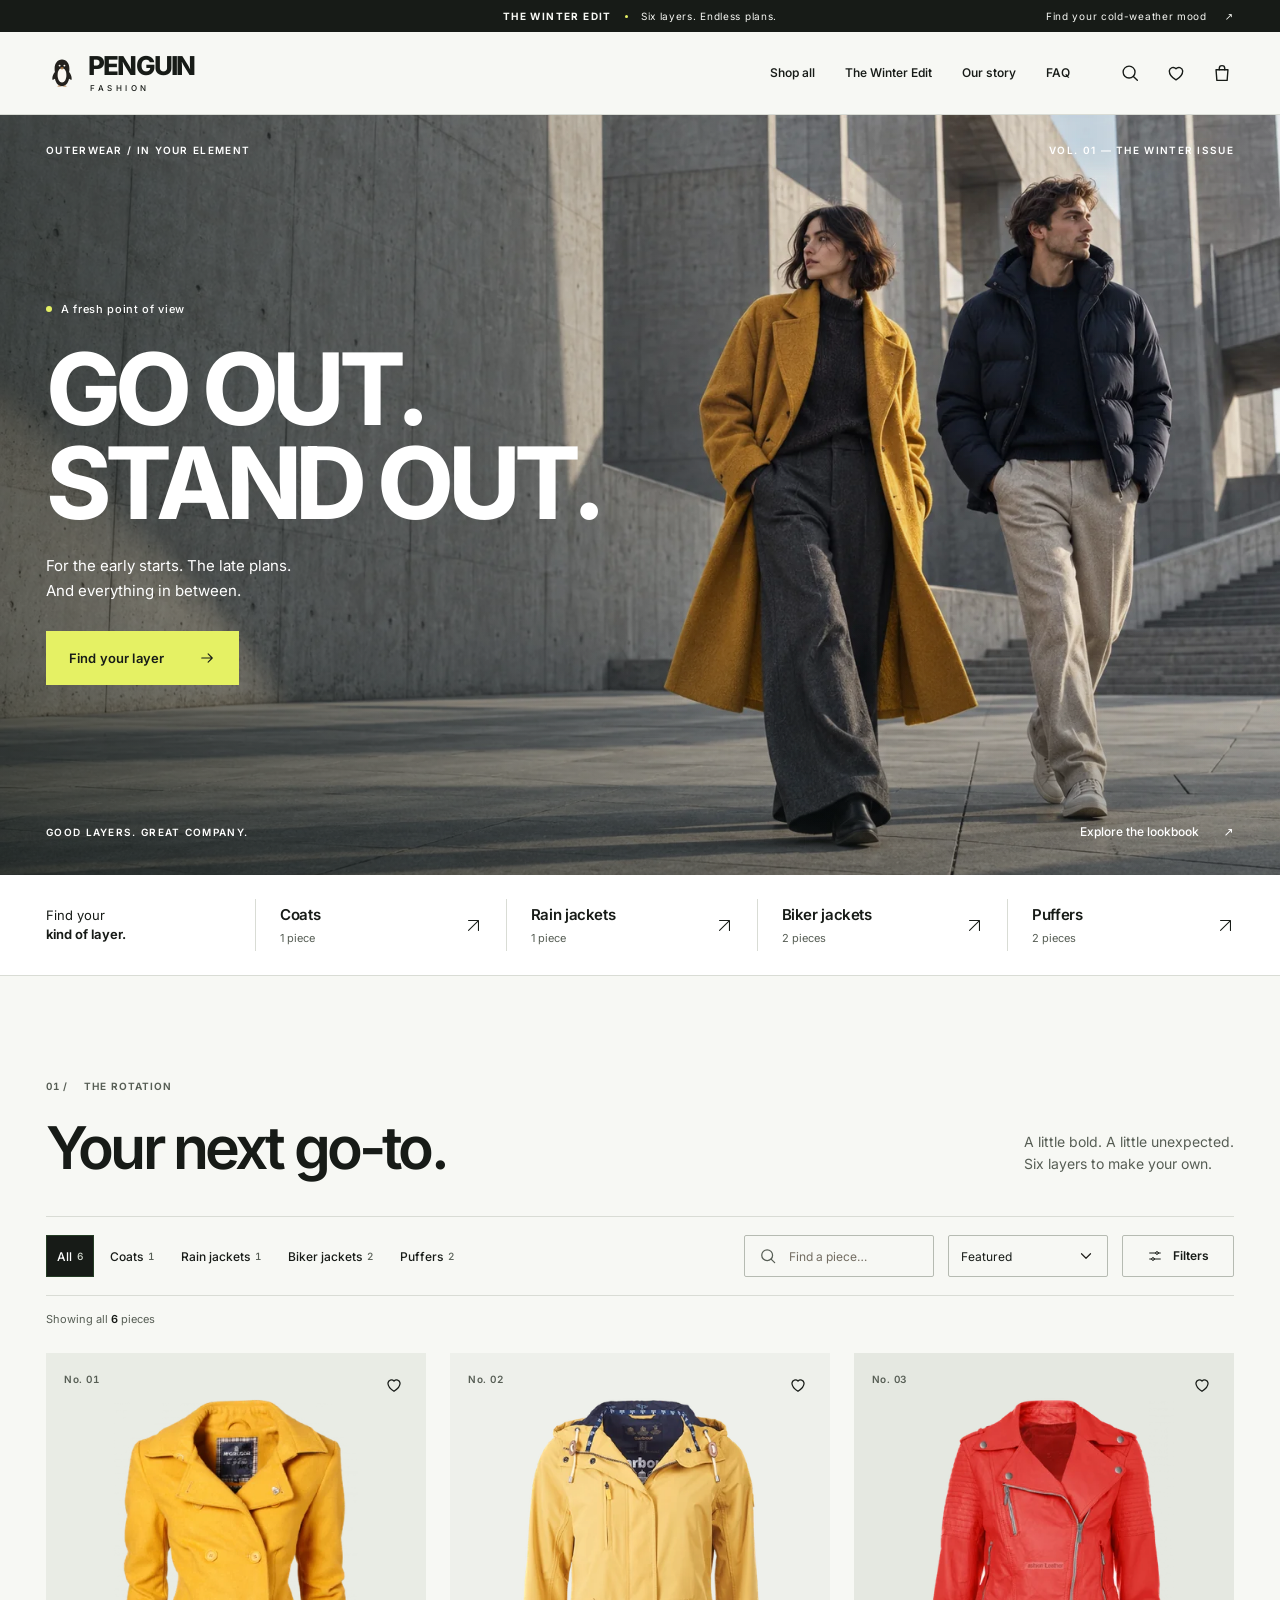
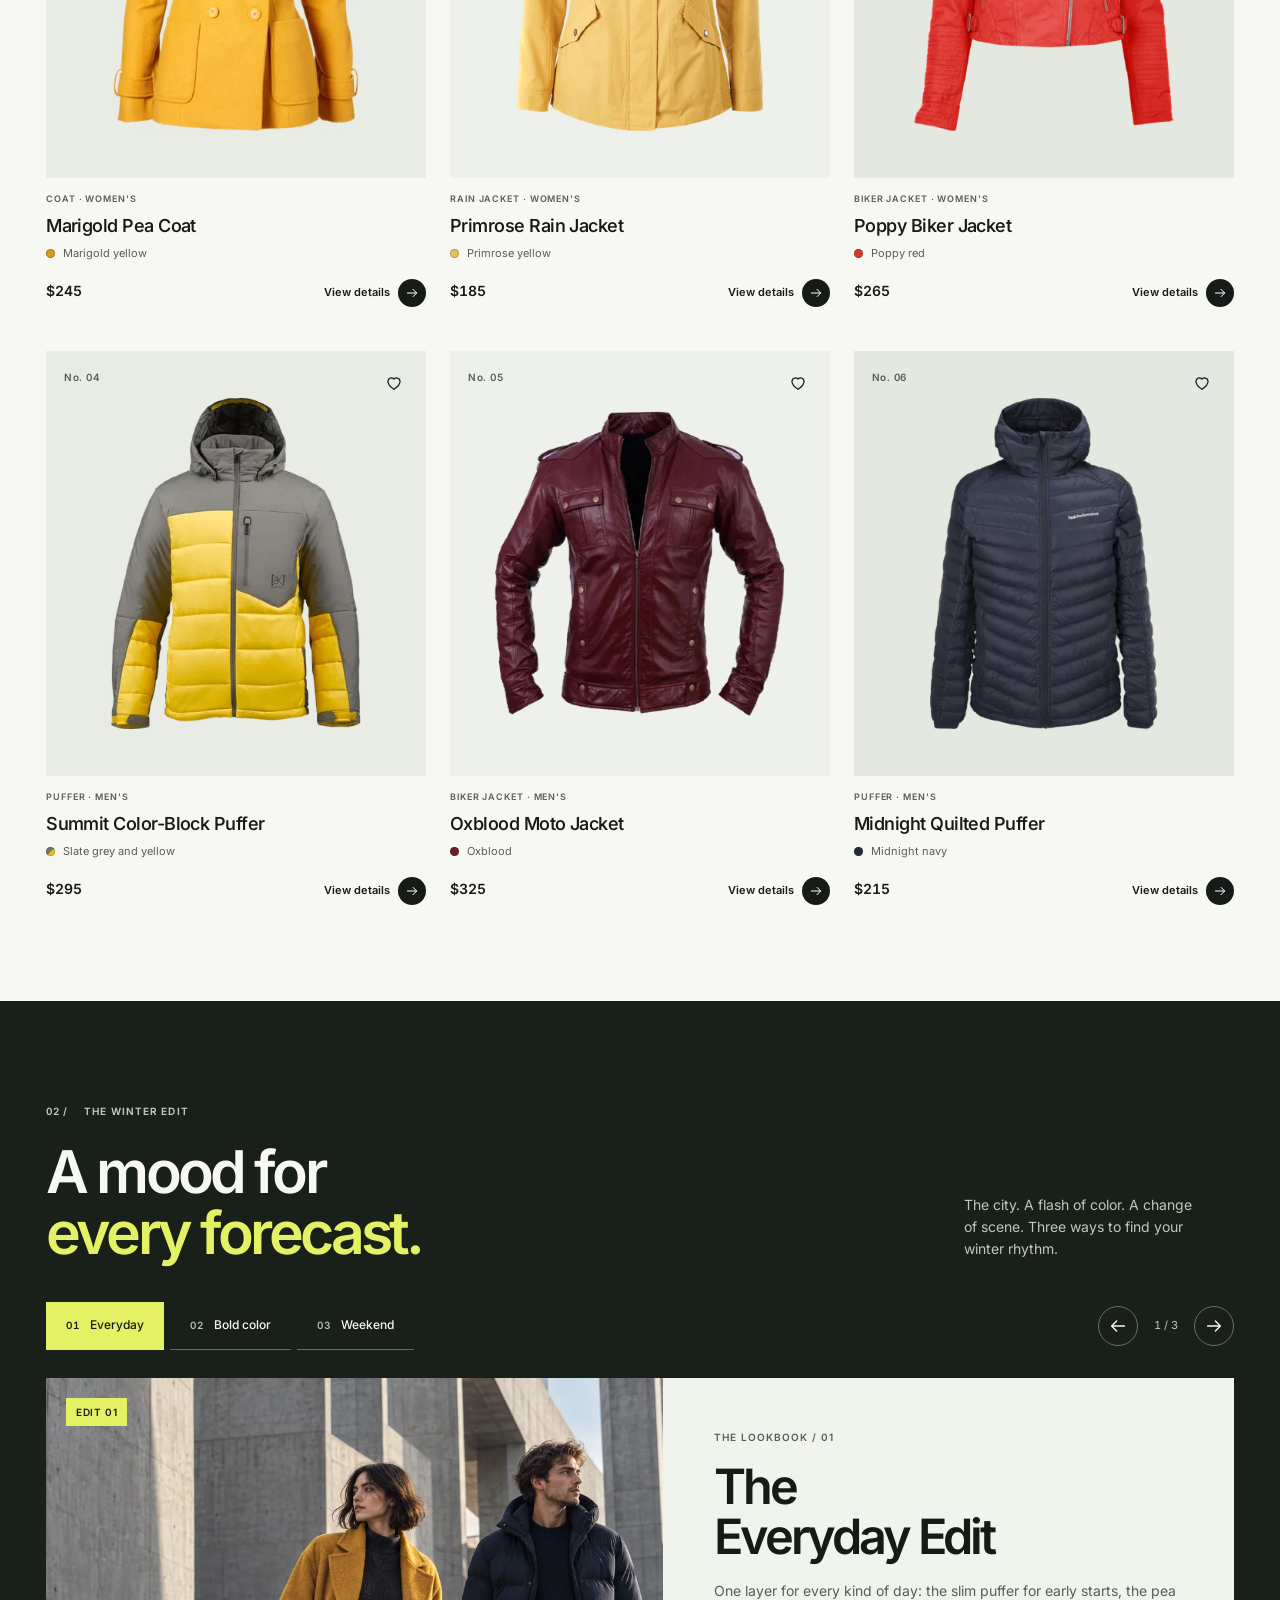
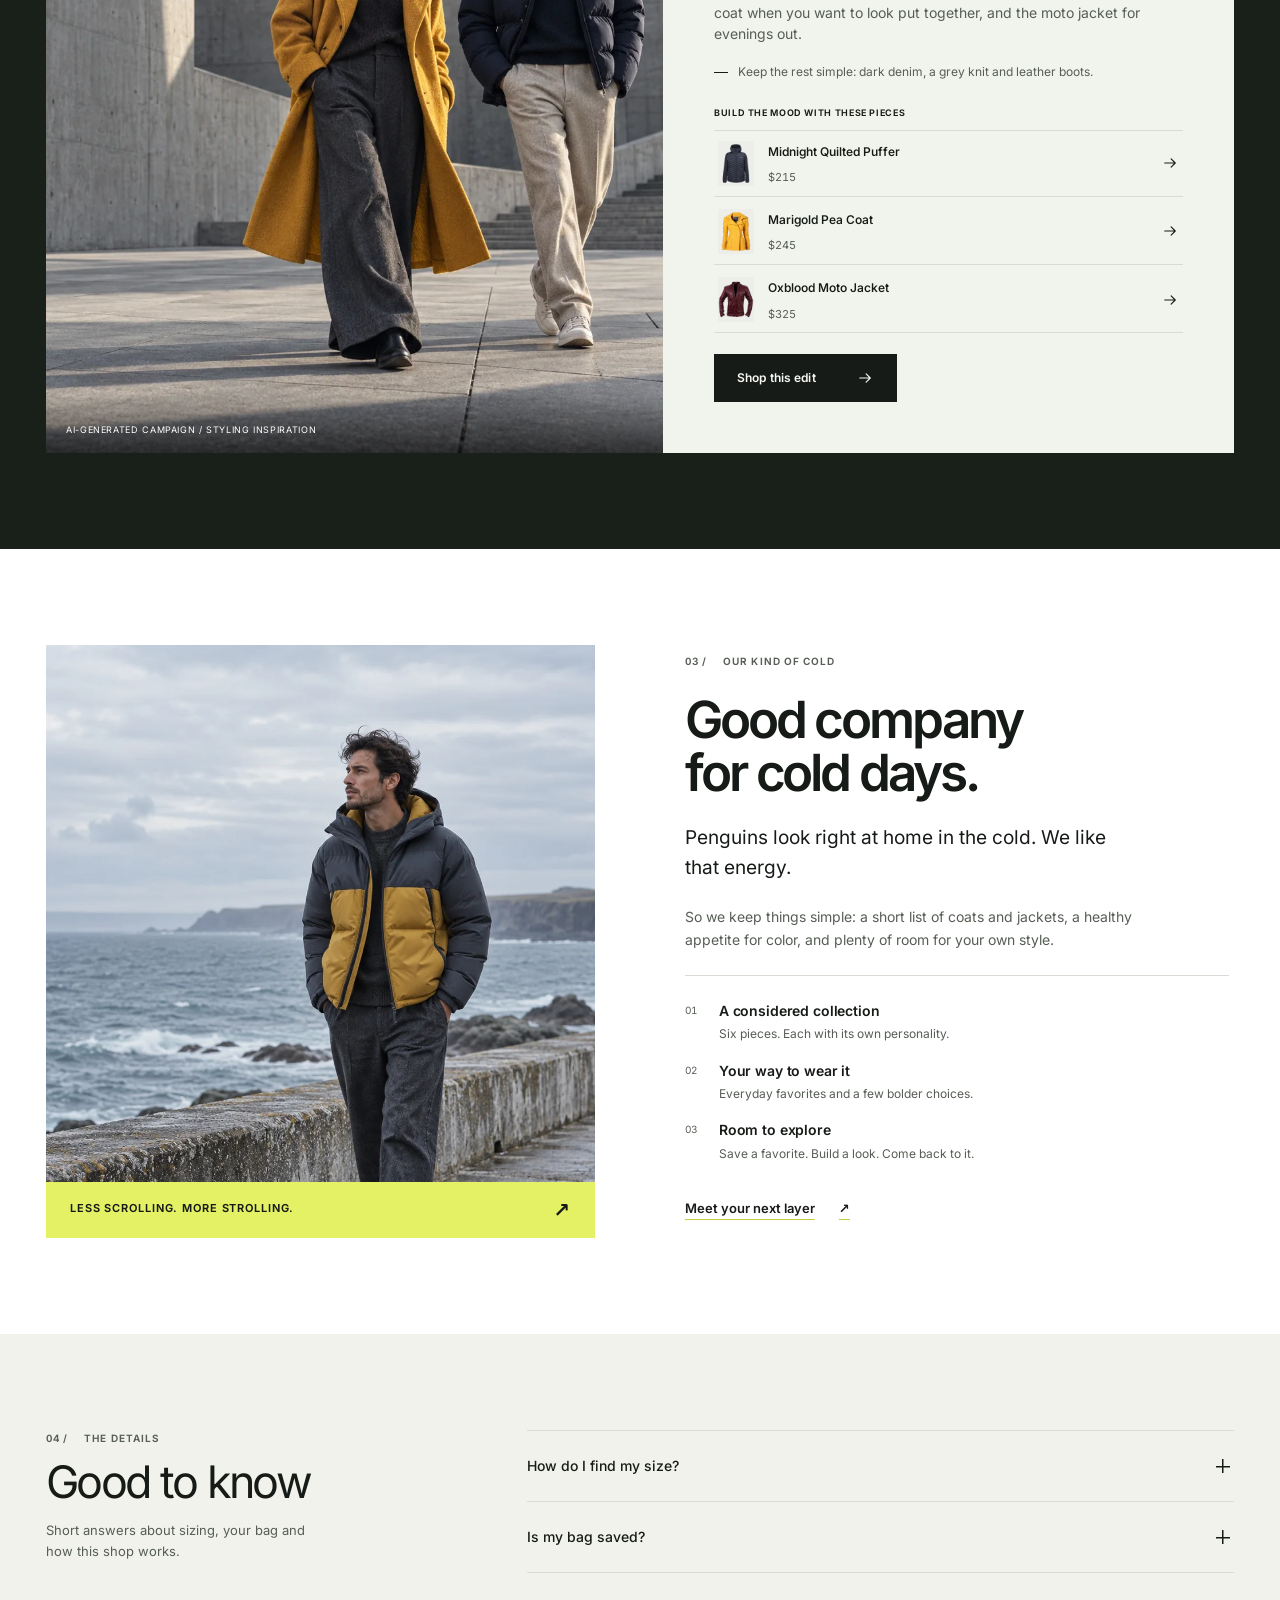
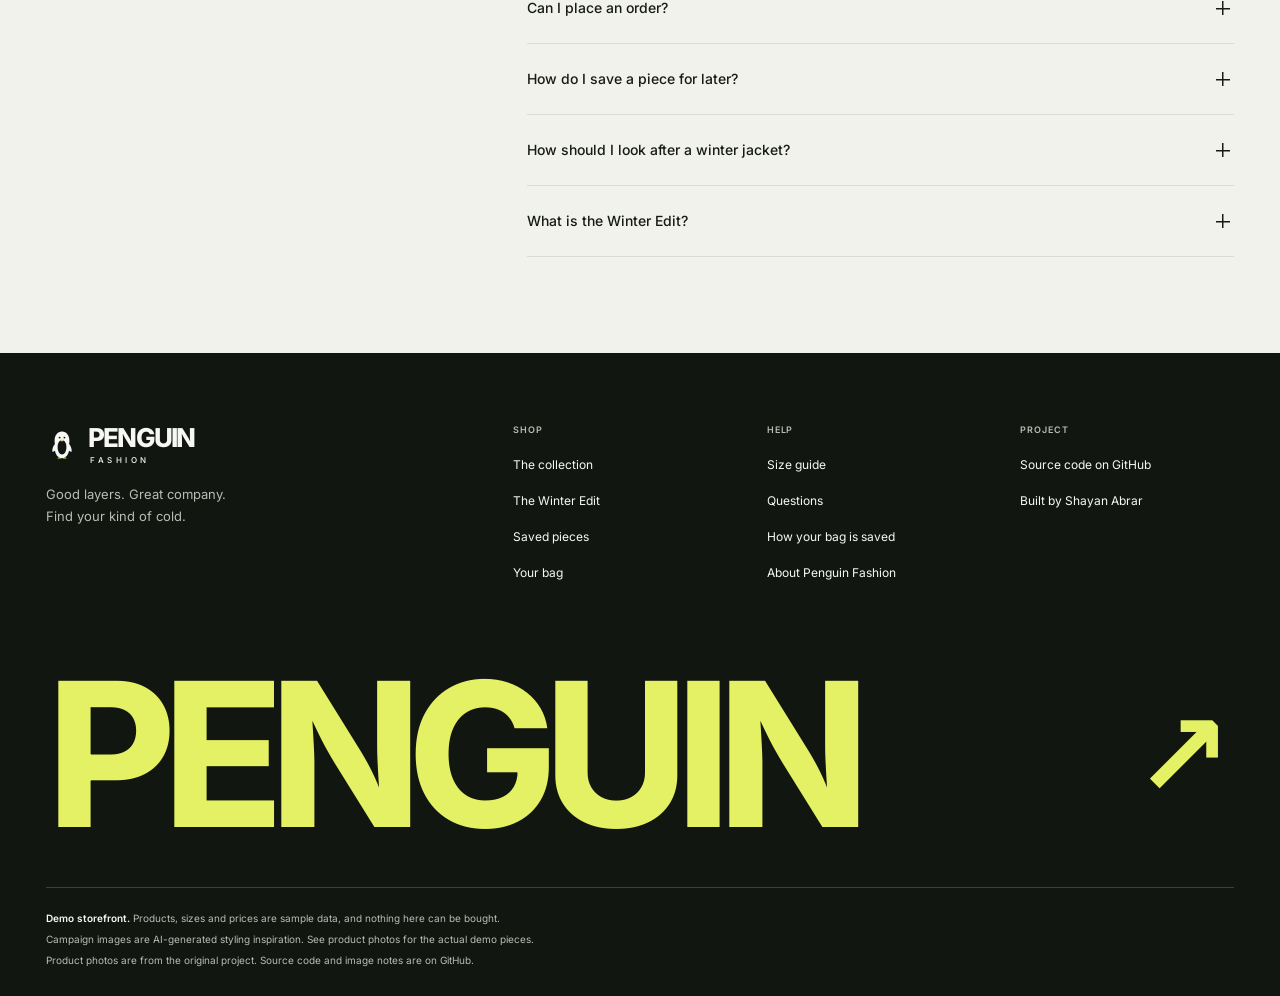
<file: index.html>
<!DOCTYPE html>
<html lang="en">
<head>
  <meta charset="utf-8">
  <meta name="viewport" content="width=device-width, initial-scale=1, viewport-fit=cover">
  <title>Penguin Fashion — Outside looks good</title>
  <meta name="description" content="A small winter outerwear boutique with six coats and jackets, three shoppable Winter Edits, a size guide, and a bag that's saved on your device. A demo storefront.">
  <meta name="theme-color" content="#f7f8f4">
  <link rel="icon" href="assets/img/favicon.svg" type="image/svg+xml">
  <link rel="apple-touch-icon" href="assets/img/apple-touch-icon.png">
  <link rel="preload" href="assets/fonts/inter-latin-wght-normal.woff2" as="font" type="font/woff2" crossorigin>
  <link rel="stylesheet" href="assets/css/tokens.css">
  <link rel="stylesheet" href="assets/css/base.css">
  <link rel="stylesheet" href="assets/css/sections.css">
  <link rel="stylesheet" href="assets/css/overlays.css">
  <script>document.documentElement.classList.add("js");</script>
  <script type="module" src="assets/js/main.js"></script>
</head>
<body>
  <svg width="0" height="0" class="visually-hidden" aria-hidden="true" focusable="false">
    <symbol id="penguin-mark" viewBox="0 0 32 32">
      <path style="fill: var(--pm-body, #23211d)" d="M16 2.6c-4.6 0-7.4 4-7.4 9.1 0 1.2.1 2.3.3 3.3-1.6 1.7-2.6 4.3-2.6 7.2 0 .5.4.8.8.6l1.9-1.1c.8 4.6 3.7 7.5 7 7.5s6.2-2.9 7-7.5l1.9 1.1c.4.2.8-.1.8-.6 0-2.9-1-5.5-2.6-7.2.2-1 .3-2.1.3-3.3 0-5.1-2.8-9.1-7.4-9.1z"/>
      <path style="fill: var(--pm-belly, #fbf8f2)" d="M16 11.2c-2.8 0-4.4 2.9-4.4 6.8 0 4.6 1.9 7.4 4.4 7.4s4.4-2.8 4.4-7.4c0-3.9-1.6-6.8-4.4-6.8z"/>
      <circle cx="13.6" cy="8.6" r="0.95" style="fill: var(--pm-belly, #fbf8f2)"/>
      <circle cx="18.4" cy="8.6" r="0.95" style="fill: var(--pm-belly, #fbf8f2)"/>
      <path style="fill: var(--pm-accent, #a5723f)" d="M14.4 10.3h3.2L16 12.9z"/>
      <path style="fill: var(--pm-accent, #a5723f)" d="M11.4 29.6c.5-1.2 2.9-1.4 3.8 0zM16.8 29.6c.9-1.4 3.3-1.2 3.8 0z"/>
    </symbol>
  </svg>

  <a class="skip-link" href="#main">Skip to content</a>

  <div class="announcement">
    <span>THE WINTER EDIT</span><span class="announcement-dot" aria-hidden="true"></span>
    <span>Six layers. Endless plans.</span>
    <a href="#winter-edit">Find your cold-weather mood <span aria-hidden="true">↗</span></a>
  </div>
  <header class="site-header" data-header>
    <div class="container header-bar">
      <a class="brand" href="./" aria-label="Penguin Fashion, home">
        <svg class="brand-mark" aria-hidden="true" focusable="false"><use href="#penguin-mark"/></svg>
        <span class="brand-name" aria-hidden="true">PENGUIN<span>FASHION</span></span>
      </a>

      <nav class="primary-nav" aria-label="Main">
        <ul role="list">
          <li><a href="#collection" data-section-link="collection">Shop all</a></li>
          <li><a href="#winter-edit" data-section-link="winter-edit">The Winter Edit</a></li>
          <li><a href="#about" data-section-link="about">Our story</a></li>
          <li><a href="#faq" data-section-link="faq">FAQ</a></li>
        </ul>
      </nav>

      <div class="header-actions js-only">
        <button type="button" class="icon-button search-toggle" data-search-toggle aria-expanded="false" aria-controls="search-panel">
          <svg class="icon" viewBox="0 0 24 24" aria-hidden="true" focusable="false"><circle cx="11" cy="11" r="6.5"/><path d="M20 20l-4.3-4.3"/></svg>
          <span class="visually-hidden">Search</span>
        </button>
        <button type="button" class="icon-button" data-open-saved>
          <svg class="icon" viewBox="0 0 24 24" aria-hidden="true" focusable="false"><path d="M12 19.5s-7.3-4.3-7.3-9.8A4.2 4.2 0 0 1 12 7.4a4.2 4.2 0 0 1 7.3 2.3c0 5.5-7.3 9.8-7.3 9.8z"/></svg>
          <span class="badge" data-saved-count hidden>0</span>
          <span class="visually-hidden" data-saved-label>Saved pieces</span>
        </button>
        <button type="button" class="icon-button" data-open-bag>
          <svg class="icon" viewBox="0 0 24 24" aria-hidden="true" focusable="false"><path d="M5.5 8.5h13l-.9 11.5H6.4z"/><path d="M9 8.5V7a3 3 0 0 1 6 0v1.5"/></svg>
          <span class="badge" data-bag-count hidden>0</span>
          <span class="visually-hidden" data-bag-label>Bag</span>
        </button>
        <button type="button" class="icon-button menu-toggle" data-open-menu aria-haspopup="dialog">
          <svg class="icon" viewBox="0 0 24 24" aria-hidden="true" focusable="false"><path d="M4 7.5h16M4 12h16M4 16.5h10"/></svg>
          <span class="visually-hidden">Menu</span>
        </button>
      </div>
    </div>

    <div class="search-panel" id="search-panel" data-search-panel hidden>
      <div class="container">
        <form class="search-form" role="search" data-search-form>
          <label class="visually-hidden" for="site-search">Search the collection</label>
          <div class="input-with-icon search-field">
            <svg class="icon" viewBox="0 0 24 24" aria-hidden="true" focusable="false"><circle cx="11" cy="11" r="6.5"/><path d="M20 20l-4.3-4.3"/></svg>
            <input class="input" id="site-search" type="search" name="q" placeholder="Search by name or color" autocomplete="off" enterkeyhint="search" aria-describedby="search-hint">
          </div>
          <button type="submit" class="btn btn-primary">Show in collection</button>
          <button type="button" class="icon-button search-close" data-search-close>
            <svg class="icon" viewBox="0 0 24 24" aria-hidden="true" focusable="false"><path d="M6.5 6.5l11 11M17.5 6.5l-11 11"/></svg>
            <span class="visually-hidden">Close search</span>
          </button>
        </form>
        <p class="search-hint small muted" id="search-hint">Matching pieces appear as you type. Press Enter to see them in the collection.</p>
        <div class="search-results" data-search-results></div>
      </div>
    </div>
  </header>

  <main id="main" tabindex="-1">
    <!-- Campaign: mood photography, separate from the product catalog. -->
    <section class="campaign on-dark" aria-labelledby="hero-title">
      <img class="campaign-image" src="assets/img/editorial/city-1536.webp"
           srcset="assets/img/editorial/city-768.webp 768w, assets/img/editorial/city-1536.webp 1536w"
           sizes="(max-width: 899px) 1152px, 100vw" width="1536" height="1024" fetchpriority="high"
           alt="AI-generated campaign: two models in yellow and navy outerwear walking through a concrete city plaza.">
      <div class="campaign-shade" aria-hidden="true"></div>
      <div class="container campaign-inner">
        <div class="campaign-topline"><span>OUTERWEAR / IN YOUR ELEMENT</span><span>VOL. 01 — THE WINTER ISSUE</span></div>
        <div class="campaign-copy">
          <p class="campaign-kicker"><span></span> A fresh point of view</p>
          <h1 id="hero-title">GO OUT.<br>STAND OUT.</h1>
          <p>For the early starts. The late plans.<br>And everything in between.</p>
          <a class="btn btn-accent" href="#collection">Find your layer
            <svg class="icon" viewBox="0 0 24 24" aria-hidden="true"><path d="M5 12h14M13.5 6.5 19 12l-5.5 5.5"/></svg>
          </a>
        </div>
        <div class="campaign-bottom"><span>GOOD LAYERS. GREAT COMPANY.</span><a href="#winter-edit">Explore the lookbook <span aria-hidden="true">↗</span></a></div>
      </div>
    </section>

    <!-- Shop by style ------------------------------------------------------------------------- -->
    <section class="style-index js-only" aria-labelledby="style-index-title">
      <div class="container style-index-inner">
        <h2 class="style-index-title" id="style-index-title">Find your<br><strong>kind of layer.</strong></h2>
        <ul class="style-tiles" role="list" data-style-tiles></ul>
      </div>
    </section>

    <!-- Collection ---------------------------------------------------------------------------- -->
    <section class="section collection" id="collection" aria-labelledby="collection-title">
      <div class="container">
        <div class="section-head collection-head">
          <div><p class="eyebrow"><span class="num">01 /</span> THE ROTATION</p>
          <h2 class="display-lg" id="collection-title" tabindex="-1">Your next go-to.</h2></div>
          <p class="lede">A little bold. A little unexpected.<br><span data-count-word>Six</span> layers to make your own.</p>
        </div>

        <noscript><p class="noscript-note">Turn on JavaScript to browse the collection, save pieces and use your bag.</p></noscript>

        <div class="collection-tools js-only" data-collection-tools>
          <form class="toolbar" data-filter-form role="search" aria-label="Filter the collection">
            <div class="toolbar-search input-with-icon">
              <svg class="icon" viewBox="0 0 24 24" aria-hidden="true" focusable="false"><circle cx="11" cy="11" r="6.5"/><path d="M20 20l-4.3-4.3"/></svg>
              <label class="visually-hidden" for="collection-search">Search the collection by name or color</label>
              <input class="input" id="collection-search" type="search" name="q" placeholder="Find a piece…" autocomplete="off" enterkeyhint="search">
            </div>
            <div class="toolbar-filters" data-filter-groups="inline"></div>
            <div class="toolbar-sort">
              <label class="field-label" for="collection-sort">Sort</label>
              <select class="select" id="collection-sort" name="sort" data-sort>
                <option value="featured">Featured</option>
                <option value="price-asc">Lowest price</option>
                <option value="price-desc">Highest price</option>
              </select>
            </div>
            <button type="button" class="btn btn-quiet filters-button" data-open-filters aria-haspopup="dialog">
              <svg class="icon" viewBox="0 0 24 24" aria-hidden="true" focusable="false"><path d="M4 7.5h9M17 7.5h3M4 16.5h3M11 16.5h9"/><circle cx="15" cy="7.5" r="2"/><circle cx="9" cy="16.5" r="2"/></svg>
              Filters <span class="filters-count" data-filters-count hidden></span>
            </button>
          </form>

          <div class="results-bar">
            <p class="results-count" data-results-count aria-live="polite"></p>
            <ul class="active-filters" role="list" data-active-filters aria-label="Active filters"></ul>
            <button type="button" class="link-button clear-all" data-clear-filters hidden>Clear all</button>
          </div>
        </div>

        <ul class="product-grid" role="list" data-product-grid></ul>

        <div class="no-results" data-no-results hidden>
          <svg class="no-results-mark" aria-hidden="true" focusable="false"><use href="#penguin-mark"/></svg>
          <h3 class="display-sm">Nothing matches yet</h3>
          <p class="muted" data-no-results-text>Try a different word, or clear the filters to see every piece.</p>
          <button type="button" class="btn btn-secondary" data-clear-filters>Clear all filters</button>
        </div>
      </div>
    </section>

    <!-- The Winter Edit ------------------------------------------------------------------------ -->
    <section class="section winter-edit on-dark" id="winter-edit" aria-labelledby="edit-title">
      <div class="container">
        <div class="section-head edit-head">
          <div><p class="eyebrow"><span class="num">02 /</span> THE WINTER EDIT</p>
          <h2 class="display-lg" id="edit-title">A mood for<br><span>every forecast.</span></h2></div>
          <p class="lede">The city. A flash of color. A change of scene. Three ways to find your winter rhythm.</p>
        </div>
        <noscript><p class="noscript-note">Turn on JavaScript to browse the Winter Edit.</p></noscript>
        <div class="lookbook js-only" data-lookbook role="region" aria-roledescription="carousel" aria-label="The Winter Edit">
          <div class="lookbook-controls" data-lookbook-controls>
            <div class="lookbook-tabs" data-lookbook-tabs></div>
            <div class="lookbook-arrows">
              <button type="button" class="round-button" data-lookbook-prev>
                <svg class="icon" viewBox="0 0 24 24" aria-hidden="true" focusable="false"><path d="M19 12H5M10.5 6.5 5 12l5.5 5.5"/></svg>
                <span class="visually-hidden">Previous edit</span>
              </button>
              <p class="lookbook-position" data-lookbook-position aria-hidden="true"></p>
              <button type="button" class="round-button" data-lookbook-next>
                <svg class="icon" viewBox="0 0 24 24" aria-hidden="true" focusable="false"><path d="M5 12h14M13.5 6.5 19 12l-5.5 5.5"/></svg>
                <span class="visually-hidden">Next edit</span>
              </button>
            </div>
          </div>
          <div class="lookbook-track" data-lookbook-track aria-live="polite"></div>
        </div>
      </div>
    </section>

    <!-- Brand story -->
    <section class="section about" id="about" aria-labelledby="about-title">
      <div class="container about-grid">
        <figure class="about-image">
          <img src="assets/img/editorial/coast-960.webp" srcset="assets/img/editorial/coast-480.webp 480w, assets/img/editorial/coast-960.webp 960w"
               sizes="(min-width: 900px) 44vw, 100vw" width="960" height="1440" loading="lazy" decoding="async"
               alt="AI-generated campaign: a model wearing grey and yellow outerwear on a quiet coastal walk.">
          <figcaption>LESS SCROLLING. MORE STROLLING. <span aria-hidden="true">↗</span></figcaption>
        </figure>
        <div class="about-body">
          <p class="eyebrow"><span class="num">03 /</span> OUR KIND OF COLD</p>
          <h2 class="display-lg" id="about-title">Good company<br>for cold days.</h2>
          <p class="lede">Penguins look right at home in the cold. We like that energy.</p>
          <p>So we keep things simple: a short list of coats and jackets, a healthy appetite for color, and plenty of room for your own style.</p>
          <ul class="principles" role="list">
            <li><span class="principle-num">01</span><div><h3>A considered collection</h3><p>Six pieces. Each with its own personality.</p></div></li>
            <li><span class="principle-num">02</span><div><h3>Your way to wear it</h3><p>Everyday favorites and a few bolder choices.</p></div></li>
            <li><span class="principle-num">03</span><div><h3>Room to explore</h3><p>Save a favorite. Build a look. Come back to it.</p></div></li>
          </ul>
          <a class="text-link" href="#collection">Meet your next layer <span aria-hidden="true">↗</span></a>
        </div>
      </div>
    </section>

    <!-- FAQ ------------------------------------------------------------------------------------ -->
    <section class="section faq" id="faq" aria-labelledby="faq-title">
      <div class="container faq-grid">
        <div class="faq-head">
          <p class="eyebrow"><span class="num">04 /</span> THE DETAILS</p>
          <h2 class="display-lg" id="faq-title">Good to know</h2>
          <p class="muted">Short answers about sizing, your bag and how this shop works.</p>
        </div>
        <div class="faq-list">
          <details class="faq-item" id="faq-size">
            <summary>How do I find my size?</summary>
            <div class="faq-answer">
              <p>Every piece has a size guide with step-by-step measuring instructions. Measure your chest, waist and sleeve, then choose the size that fits your chest. If you're between sizes, or you'll wear chunky knitwear underneath, choose the larger one.</p>
              <p><button type="button" class="link-button" data-open-size-guide>Open the size guide</button></p>
            </div>
          </details>
          <details class="faq-item" id="faq-bag">
            <summary>Is my bag saved?</summary>
            <div class="faq-answer">
              <p>Yes, on this device. Your bag and saved pieces are kept in this browser's local storage, so they're still here after you refresh or come back later. They aren't sent anywhere, they don't sync to your other devices, and clearing this site's data empties them.</p>
            </div>
          </details>
          <details class="faq-item" id="faq-order">
            <summary>Can I place an order?</summary>
            <div class="faq-answer">
              <p>No. Penguin Fashion is a demo storefront: the prices are sample values, there's no checkout, and nothing is charged or shipped. Use the bag to plan a look and compare pieces.</p>
            </div>
          </details>
          <details class="faq-item" id="faq-saved">
            <summary>How do I save a piece for later?</summary>
            <div class="faq-answer">
              <p>Select the heart on any piece. Your saved pieces are one tap away from the heart at the top of the page, and they stay on this device.</p>
            </div>
          </details>
          <details class="faq-item" id="faq-care">
            <summary>How should I look after a winter jacket?</summary>
            <div class="faq-answer">
              <p>Always follow the care label inside the garment. In general, hang coats on a broad hanger, let wet jackets dry at room temperature away from direct heat, and store leather and puffers somewhere cool and dry with space around them.</p>
            </div>
          </details>
          <details class="faq-item" id="faq-edit">
            <summary>What is the Winter Edit?</summary>
            <div class="faq-answer">
              <p>Three looks put together from this collection: everyday layers, bold color and weekend weather. Each one has a styling idea and links to its pieces, and <strong>Shop this edit</strong> shows just those pieces in the collection.</p>
              <p><a class="link-button" href="#winter-edit">Go to the Winter Edit</a></p>
            </div>
          </details>
        </div>
      </div>
    </section>
  </main>

  <footer class="site-footer on-dark">
    <div class="container">
      <div class="footer-grid">
        <div class="footer-brand">
          <a class="brand" href="./" aria-label="Penguin Fashion, home">
            <svg class="brand-mark" aria-hidden="true" focusable="false"><use href="#penguin-mark"/></svg>
            <span class="brand-name" aria-hidden="true">PENGUIN<span>FASHION</span></span>
          </a>
          <p>Good layers. Great company.<br>Find your kind of cold.</p>
        </div>
        <nav class="footer-col" aria-labelledby="footer-shop">
          <h2 class="footer-title" id="footer-shop">Shop</h2>
          <ul role="list">
            <li><a href="#collection">The collection</a></li>
            <li><a href="#winter-edit">The Winter Edit</a></li>
            <li class="js-only"><button type="button" data-open-saved>Saved pieces</button></li>
            <li class="js-only"><button type="button" data-open-bag>Your bag</button></li>
          </ul>
        </nav>
        <nav class="footer-col" aria-labelledby="footer-help">
          <h2 class="footer-title" id="footer-help">Help</h2>
          <ul role="list">
            <li class="js-only"><button type="button" data-open-size-guide>Size guide</button></li>
            <li><a href="#faq">Questions</a></li>
            <li><a href="#faq-bag" data-open-faq="faq-bag">How your bag is saved</a></li>
            <li><a href="#about">About Penguin Fashion</a></li>
          </ul>
        </nav>
        <nav class="footer-col" aria-labelledby="footer-project">
          <h2 class="footer-title" id="footer-project">Project</h2>
          <ul role="list">
            <li><a href="https://github.com/SHAYAN-ABRAR/Penguin-Fashion-Shop">Source code on GitHub</a></li>
            <li><a href="https://github.com/SHAYAN-ABRAR">Built by Shayan Abrar</a></li>
          </ul>
        </nav>
      </div>
      <p class="footer-wordmark" aria-hidden="true">PENGUIN<span>↗</span></p>
      <div class="footer-base">
        <p><strong>Demo storefront.</strong> Products, sizes and prices are sample data, and nothing here can be bought.</p>
        <p>Campaign images are AI-generated styling inspiration. See product photos for the actual demo pieces.</p>
        <p>Product photos are from the original project. Source code and image notes are on GitHub.</p>
      </div>
    </div>
  </footer>

  <!-- Product view ---------------------------------------------------------------------------- -->
  <dialog class="product-dialog" id="product-dialog" aria-labelledby="product-title" data-product-dialog>
    <div class="pd-shell" data-product-view></div>
  </dialog>

  <!-- Size guide ------------------------------------------------------------------------------ -->
  <dialog class="size-dialog" id="size-guide" aria-labelledby="size-guide-title" data-size-guide>
    <div class="sg-shell">
      <header class="sheet-header">
        <h2 class="display-sm" id="size-guide-title" tabindex="-1" data-autofocus>Size guide</h2>
        <button type="button" class="icon-button" data-close>
          <svg class="icon" viewBox="0 0 24 24" aria-hidden="true" focusable="false"><path d="M6.5 6.5l11 11M17.5 6.5l-11 11"/></svg>
          <span class="visually-hidden">Close the size guide</span>
        </button>
      </header>
      <div class="sg-body" data-size-guide-body></div>
    </div>
  </dialog>

  <!-- Bag ------------------------------------------------------------------------------------- -->
  <dialog class="drawer" id="bag-drawer" aria-labelledby="bag-title" data-bag-drawer>
    <div class="drawer-shell">
      <header class="sheet-header">
        <h2 class="display-sm" id="bag-title" tabindex="-1" data-autofocus>Your bag <span class="sheet-count" data-bag-heading-count></span></h2>
        <button type="button" class="icon-button" data-close>
          <svg class="icon" viewBox="0 0 24 24" aria-hidden="true" focusable="false"><path d="M6.5 6.5l11 11M17.5 6.5l-11 11"/></svg>
          <span class="visually-hidden">Close your bag</span>
        </button>
      </header>
      <div class="drawer-body" data-bag-body></div>
      <footer class="drawer-footer" data-bag-footer></footer>
      <div class="visually-hidden" role="status" aria-live="polite" data-bag-live></div>
    </div>
  </dialog>

  <!-- Saved pieces ---------------------------------------------------------------------------- -->
  <dialog class="drawer drawer-light" id="saved-drawer" aria-labelledby="saved-title" data-saved-drawer>
    <div class="drawer-shell">
      <header class="sheet-header">
        <h2 class="display-sm" id="saved-title" tabindex="-1" data-autofocus>Saved pieces <span class="sheet-count" data-saved-heading-count></span></h2>
        <button type="button" class="icon-button" data-close>
          <svg class="icon" viewBox="0 0 24 24" aria-hidden="true" focusable="false"><path d="M6.5 6.5l11 11M17.5 6.5l-11 11"/></svg>
          <span class="visually-hidden">Close saved pieces</span>
        </button>
      </header>
      <div class="drawer-body" data-saved-body></div>
      <div class="visually-hidden" role="status" aria-live="polite" data-saved-live></div>
    </div>
  </dialog>

  <!-- Mobile menu ----------------------------------------------------------------------------- -->
  <dialog class="sheet menu-sheet" id="menu-sheet" aria-labelledby="menu-title" data-menu-sheet>
    <div class="sheet-shell">
      <header class="sheet-header">
        <h2 class="sheet-title" id="menu-title" tabindex="-1" data-autofocus>Menu</h2>
        <button type="button" class="icon-button" data-close>
          <svg class="icon" viewBox="0 0 24 24" aria-hidden="true" focusable="false"><path d="M6.5 6.5l11 11M17.5 6.5l-11 11"/></svg>
          <span class="visually-hidden">Close the menu</span>
        </button>
      </header>
      <nav aria-label="Menu">
        <ul class="menu-links" role="list">
          <li><a href="#collection" data-menu-link>Shop all</a></li>
          <li><a href="#winter-edit" data-menu-link>The Winter Edit</a></li>
          <li><a href="#about" data-menu-link>Our story</a></li>
          <li><a href="#faq" data-menu-link>FAQ</a></li>
        </ul>
        <ul class="menu-actions" role="list">
          <li><button type="button" class="btn btn-quiet btn-block" data-menu-search data-menu-action>Search the collection</button></li>
          <li><button type="button" class="btn btn-quiet btn-block" data-open-size-guide data-menu-action>Size guide</button></li>
          <li><button type="button" class="btn btn-quiet btn-block" data-open-saved data-menu-action>Saved pieces <span data-saved-menu-count></span></button></li>
          <li><button type="button" class="btn btn-primary btn-block" data-open-bag data-menu-action>Your bag <span data-bag-menu-count></span></button></li>
        </ul>
      </nav>
    </div>
  </dialog>

  <!-- Filters sheet (phones and small tablets) ------------------------------------------------ -->
  <dialog class="sheet filter-sheet" id="filter-sheet" aria-labelledby="filter-title" data-filter-sheet>
    <div class="sheet-shell">
      <header class="sheet-header">
        <h2 class="sheet-title" id="filter-title" tabindex="-1" data-autofocus>Filter and sort</h2>
        <button type="button" class="icon-button" data-close>
          <svg class="icon" viewBox="0 0 24 24" aria-hidden="true" focusable="false"><path d="M6.5 6.5l11 11M17.5 6.5l-11 11"/></svg>
          <span class="visually-hidden">Close filters</span>
        </button>
      </header>
      <form class="sheet-body filter-sheet-body" data-filter-sheet-form>
        <div data-filter-groups="sheet"></div>
        <fieldset class="filter-group">
          <legend class="field-label">Sort</legend>
          <div class="chip-row" data-sort-chips></div>
        </fieldset>
      </form>
      <footer class="sheet-footer">
        <button type="button" class="btn btn-quiet" data-clear-filters>Clear all</button>
        <button type="button" class="btn btn-primary" data-close data-filter-apply>Show results</button>
      </footer>
    </div>
  </dialog>
</body>
</html>
</file>
<file: assets/css/tokens.css>
/* Penguin Fashion — design tokens: typefaces, colour, type scale, spacing, shape and motion. */

@font-face {
  font-family: "Instrument Serif";
  src: url("../fonts/instrument-serif-latin-400-normal.woff2") format("woff2");
  font-weight: 400;
  font-style: normal;
  font-display: swap;
  unicode-range: U+0000-00FF, U+0131, U+0152-0153, U+02BB-02BC, U+02C6, U+02DA, U+02DC, U+0304, U+0308, U+0329, U+2000-206F, U+20AC, U+2122, U+2191, U+2193, U+2212, U+2215, U+FEFF, U+FFFD;
}
@font-face {
  font-family: "Instrument Serif";
  src: url("../fonts/instrument-serif-latin-400-italic.woff2") format("woff2");
  font-weight: 400;
  font-style: italic;
  font-display: swap;
  unicode-range: U+0000-00FF, U+0131, U+0152-0153, U+02BB-02BC, U+02C6, U+02DA, U+02DC, U+0304, U+0308, U+0329, U+2000-206F, U+20AC, U+2122, U+2191, U+2193, U+2212, U+2215, U+FEFF, U+FFFD;
}
@font-face {
  font-family: "Inter";
  src: url("../fonts/inter-latin-wght-normal.woff2") format("woff2-variations"),
       url("../fonts/inter-latin-wght-normal.woff2") format("woff2");
  font-weight: 100 900;
  font-style: normal;
  font-display: swap;
  unicode-range: U+0000-00FF, U+0131, U+0152-0153, U+02BB-02BC, U+02C6, U+02DA, U+02DC, U+0304, U+0308, U+0329, U+2000-206F, U+20AC, U+2122, U+2191, U+2193, U+2212, U+2215, U+FEFF, U+FFFD;
}

:root {
  /* Colour */
  --ivory: #f7f8f4;        /* page */
  --paper: #ffffff;        /* raised surfaces: cards, dialogs, drawers */
  --stone: #edeEEA;        /* product image panels */
  --stone-deep: #e1e3de;
  --blush: #eee5e3;        /* Bold Color edit panel */
  --olive-tint: #f0f3c8;   /* Weekend edit panel, selected backgrounds */
  --line: #d9dcd5;         /* fine dividers (decorative) */
  --line-strong: #b6bbb2;  /* card and panel outlines (decorative) */
  --control: #7e847b;      /* borders that identify form controls: 3.4:1 or more on ivory and paper */
  --charcoal: #171b17;     /* text, primary buttons */
  --charcoal-2: #333a31;   /* primary hover */
  --graphite: #575e55;     /* secondary text */
  --olive: #425537;        /* accents: selected and success states */
  --olive-deep: #243c24;
  --bronze: #c2cf3a;       /* small touches only: numerals, hairlines, the penguin's beak */
  --bronze-deep: #59643a;  /* bronze for small text */
  --danger: #9a3a26;
  --danger-tint: #f4e3dc;
  --success-tint: #e6e8d8;
  --on-dark: #f7f8f4;
  --on-dark-muted: #b7bdb4;

  --accent: #e5f164;

  /* Type */
  --font-display: "Inter", system-ui, -apple-system, "Segoe UI", sans-serif;
  --font-ui: "Inter", system-ui, -apple-system, "Segoe UI", Roboto, sans-serif;
  --text-xs: 0.75rem;      /* 12 */
  --text-sm: 0.875rem;     /* 14 */
  --text-base: 1rem;       /* 16 */
  --text-md: 1.0625rem;    /* 17 */
  --text-lg: 1.1875rem;    /* 19 */
  --display-sm: clamp(1.625rem, 1.3rem + 1vw, 2rem);
  --display-md: clamp(2rem, 1.5rem + 1.6vw, 2.75rem);
  --display-lg: clamp(2.375rem, 1.5rem + 2.8vw, 3.75rem);
  --display-xl: clamp(3rem, 1.4rem + 5vw, 6rem);

  /* Space (4px base) */
  --space-1: 4px;
  --space-2: 8px;
  --space-3: 12px;
  --space-4: 16px;
  --space-5: 24px;
  --space-6: 32px;
  --space-7: 48px;
  --space-8: 64px;
  --space-9: 96px;
  --section-space: clamp(64px, 7.5vw, 112px);
  --gutter: clamp(20px, 3.6vw, 56px);
  --max-width: 1536px;
  --header-h: 82px;

  /* Shape and depth */
  --radius-sm: 0px;
  --radius: 2px;
  --radius-lg: 2px;
  --shadow-soft: 0 1px 2px rgba(35, 33, 29, 0.06), 0 8px 24px rgba(35, 33, 29, 0.06);
  --shadow-overlay: 0 24px 64px rgba(35, 33, 29, 0.22);

  /* Motion */
  --ease: cubic-bezier(0.2, 0.7, 0.2, 1);
  --fast: 140ms;
  --medium: 220ms;
}

@media (max-width: 719px) {
  :root { --header-h: 68px; }
}
</file>
<file: assets/css/base.css>
/* Penguin Fashion — base: reset, typography, layout primitives, buttons, controls, utilities. */

*, *::before, *::after { box-sizing: border-box; }
* { margin: 0; }
html {
  -webkit-text-size-adjust: 100%;
  text-size-adjust: 100%;
  scroll-behavior: smooth;
  scroll-padding-top: calc(var(--header-h) + 16px);
}
/* While a dialog is open the page can't scroll; the padding stands in for the scrollbar so nothing shifts. */
html.has-modal { overflow: hidden; padding-right: var(--lock-gap, 0px); }
body {
  min-height: 100vh;
  background: var(--ivory);
  color: var(--charcoal);
  font-family: var(--font-ui);
  font-size: var(--text-base);
  line-height: 1.6;
  font-feature-settings: "cv11", "ss01";
  -webkit-font-smoothing: antialiased;
  text-rendering: optimizeLegibility;
  overflow-x: clip;
}
img, svg { display: block; max-width: 100%; }
img { height: auto; }
button, input, select, textarea { font: inherit; color: inherit; }
button { cursor: pointer; background: none; border: 0; padding: 0; }
:where(ul[role="list"], ol[role="list"]) { list-style: none; padding: 0; }
a { color: inherit; text-decoration-thickness: 1px; text-underline-offset: 0.2em; }
p, li, dd, figcaption { text-wrap: pretty; }
h1, h2, h3, h4 { text-wrap: balance; font-weight: 600; letter-spacing: -0.035em; }
[hidden] { display: none !important; }
::selection { background: var(--olive-tint); color: var(--charcoal); }

/* Focus: a clear ring that follows the shape of each control. */
:focus-visible {
  outline: 2px solid var(--charcoal);
  outline-offset: 3px;
}
.on-dark :focus-visible { outline-color: var(--on-dark); }
/* Headings and regions that only receive focus as a starting point for screen readers
   (tabindex="-1") aren't controls, so they don't get a ring. */
[tabindex="-1"]:focus, [tabindex="-1"]:focus-visible { outline: none; }

/* Typography ----------------------------------------------------------------------------------- */
.display, .display-xl, .display-lg, .display-md, .display-sm { font-family: var(--font-display); font-weight: 400; letter-spacing: -0.01em; }
.display-xl { font-size: var(--display-xl); line-height: 0.96; letter-spacing: -0.02em; }
.display-lg { font-size: var(--display-lg); line-height: 1.02; }
.display-md { font-size: var(--display-md); line-height: 1.05; }
.display-sm { font-size: var(--display-sm); line-height: 1.1; }
.display-xl em, .display-lg em, .display-md em { font-style: normal; }

.eyebrow {
  display: inline-flex; align-items: center; gap: 10px;
  font-size: var(--text-xs); font-weight: 600; letter-spacing: 0.16em; text-transform: uppercase;
  color: var(--graphite);
}
.eyebrow .num { color: var(--bronze-deep); font-variant-numeric: tabular-nums; letter-spacing: 0.08em; }
.eyebrow-rule::before { content: ""; width: 28px; height: 1px; background: var(--bronze); }
.lede { font-size: var(--text-lg); line-height: 1.55; color: var(--graphite); }
.small { font-size: var(--text-sm); line-height: 1.5; }
.muted { color: var(--graphite); }
.price { font-variant-numeric: tabular-nums; font-weight: 500; letter-spacing: 0.01em; }

/* Layout --------------------------------------------------------------------------------------- */
.container { width: 100%; max-width: var(--max-width); margin-inline: auto; padding-inline: var(--gutter); }
.section { padding-block: var(--section-space); }
.section-head { display: grid; gap: var(--space-3); max-width: 44rem; margin-bottom: clamp(28px, 4vw, 48px); }
.section-head .lede { max-width: 36rem; }
.rule { border: 0; border-top: 1px solid var(--line); }

/* Links ---------------------------------------------------------------------------------------- */
.text-link {
  display: inline-flex; align-items: center; gap: 8px; min-height: 44px;
  font-weight: 600; text-decoration: underline; text-decoration-color: var(--bronze);
  text-decoration-thickness: 1px; text-underline-offset: 6px;
  transition: text-decoration-color var(--fast) var(--ease), gap var(--fast) var(--ease);
}
.text-link:hover { text-decoration-color: currentColor; gap: 12px; }
.text-link .icon { width: 18px; height: 18px; }

/* Icons ---------------------------------------------------------------------------------------- */
.icon { width: 22px; height: 22px; flex: none; fill: none; stroke: currentColor; stroke-width: 1.5; stroke-linecap: round; stroke-linejoin: round; }
.icon-sm { width: 18px; height: 18px; }
.icon-fill { fill: currentColor; }

/* Buttons -------------------------------------------------------------------------------------- */
.btn {
  position: relative; display: inline-flex; align-items: center; justify-content: center; gap: 10px;
  min-height: 48px; padding: 0 22px; border-radius: var(--radius); border: 1px solid transparent;
  font-size: 0.9375rem; font-weight: 600; letter-spacing: 0.01em; line-height: 1.2; text-decoration: none; text-align: center;
  transition: background-color var(--fast) var(--ease), color var(--fast) var(--ease), border-color var(--fast) var(--ease), transform var(--fast) var(--ease);
}
.btn:active { transform: translateY(1px); }
.btn .icon { width: 18px; height: 18px; }
.btn-primary { background: var(--charcoal); color: var(--on-dark); }
.btn-primary:hover { background: var(--charcoal-2); }
.btn-secondary { background: transparent; color: var(--charcoal); border-color: var(--charcoal); }
.btn-secondary:hover { background: var(--charcoal); color: var(--on-dark); }
.btn-quiet { background: var(--paper); color: var(--charcoal); border-color: var(--control); }
.btn-quiet:hover { border-color: var(--charcoal); }
.btn-block { width: 100%; }
.btn-small { min-height: 40px; padding: 0 16px; font-size: var(--text-sm); }
.btn-large { min-height: 54px; padding: 0 28px; font-size: 1rem; }
.btn.is-success { background: var(--olive-deep); color: var(--on-dark); border-color: var(--olive-deep); }
.btn[disabled], .btn[aria-disabled="true"] { opacity: 0.45; cursor: not-allowed; transform: none; }

.icon-button {
  position: relative; display: inline-grid; place-items: center; width: 44px; height: 44px; border-radius: 50%;
  color: var(--charcoal); transition: background-color var(--fast) var(--ease), color var(--fast) var(--ease);
}
.icon-button:hover { background: var(--stone); }
.icon-button[aria-expanded="true"] { background: var(--stone); }
.link-button {
  display: inline-flex; align-items: center; gap: 6px; min-height: 44px;
  font-size: var(--text-sm); font-weight: 600; text-decoration: underline; text-underline-offset: 4px;
  text-decoration-color: var(--control);
}
.link-button:hover { text-decoration-color: currentColor; }

/* The wishlist heart: an outline that fills in olive when the piece is saved. */
.save-toggle {
  display: inline-grid; place-items: center; width: 44px; height: 44px; border-radius: 50%;
  background: rgba(255, 255, 255, 0.92); color: var(--charcoal);
  transition: background-color var(--fast) var(--ease), color var(--fast) var(--ease), transform var(--fast) var(--ease);
}
.save-toggle:hover { background: var(--paper); transform: scale(1.06); }
.save-toggle .icon { width: 20px; height: 20px; }
.save-toggle[aria-pressed="true"] { color: var(--olive-deep); }
.save-toggle[aria-pressed="true"] .icon { fill: currentColor; }

/* Chips: filter options and active-filter tags. */
.chip {
  position: relative;
  display: inline-flex; align-items: center; gap: 8px; min-height: 40px; padding: 0 14px;
  border: 1px solid var(--control); border-radius: var(--radius); background: var(--paper);
  font-size: var(--text-sm); font-weight: 500; white-space: nowrap; cursor: pointer;
  transition: background-color var(--fast) var(--ease), border-color var(--fast) var(--ease), color var(--fast) var(--ease);
}
.chip:hover { border-color: var(--charcoal); }
.chip .count { color: var(--graphite); font-variant-numeric: tabular-nums; font-size: var(--text-xs); }
.chip input { position: absolute; opacity: 0; width: 1px; height: 1px; pointer-events: none; }
.chip:has(input:checked), .chip[aria-pressed="true"] { background: var(--olive-deep); border-color: var(--olive-deep); color: var(--on-dark); }
.chip:has(input:checked) .count, .chip[aria-pressed="true"] .count { color: #d9dcc6; }
.chip:has(input:focus-visible) { outline: 2px solid var(--charcoal); outline-offset: 3px; }
.chip:has(input:disabled) { opacity: 0.45; cursor: not-allowed; }
.tag {
  display: inline-flex; align-items: center; gap: 6px; min-height: 40px; padding: 0 8px 0 12px;
  border-radius: var(--radius); background: var(--olive-tint); color: var(--olive-deep);
  font-size: var(--text-sm); font-weight: 600;
}
.tag:hover { background: #d8dac5; }
.tag .icon { width: 16px; height: 16px; }

/* Form controls -------------------------------------------------------------------------------- */
.field-label { display: block; margin-bottom: 6px; font-size: var(--text-xs); font-weight: 600; letter-spacing: 0.12em; text-transform: uppercase; color: var(--graphite); }
.input, .select {
  width: 100%; min-height: 48px; padding: 0 14px; border: 1px solid var(--control); border-radius: var(--radius);
  background: var(--paper); color: var(--charcoal); font-size: 1rem;
  transition: border-color var(--fast) var(--ease), box-shadow var(--fast) var(--ease);
}
.input:hover, .select:hover { border-color: var(--charcoal); }
.input:focus-visible, .select:focus-visible { outline: 2px solid var(--charcoal); outline-offset: 1px; }
.select {
  appearance: none; -webkit-appearance: none; padding-right: 40px; cursor: pointer;
  background-image: url("data:image/svg+xml,%3Csvg xmlns='http://www.w3.org/2000/svg' viewBox='0 0 24 24' fill='none' stroke='%2323211d' stroke-width='1.6' stroke-linecap='round' stroke-linejoin='round'%3E%3Cpath d='M6 9l6 6 6-6'/%3E%3C/svg%3E");
  background-repeat: no-repeat; background-position: right 12px center; background-size: 18px;
}
.input::placeholder { color: #736d62; }
.input-with-icon { position: relative; }
.input-with-icon > .icon { position: absolute; left: 14px; top: 50%; transform: translateY(-50%); color: var(--graphite); pointer-events: none; width: 20px; height: 20px; }
.input-with-icon .input { padding-left: 44px; }
input[type="search"]::-webkit-search-cancel-button { -webkit-appearance: none; }

/* Utilities ------------------------------------------------------------------------------------ */
.visually-hidden {
  position: absolute !important; width: 1px; height: 1px; padding: 0; margin: -1px;
  overflow: hidden; clip: rect(0 0 0 0); clip-path: inset(50%); white-space: nowrap; border: 0;
}
.skip-link {
  position: absolute; left: 16px; top: -100px; z-index: 200; padding: 12px 18px; border-radius: var(--radius);
  background: var(--charcoal); color: var(--on-dark); font-weight: 600; text-decoration: none;
}
.skip-link:focus { top: 12px; }
html:not(.js) .js-only { display: none !important; }
.noscript-note { margin-block: var(--space-5); padding: var(--space-4) var(--space-5); border-left: 2px solid var(--bronze); background: var(--paper); }

@media (prefers-reduced-motion: reduce) {
  html { scroll-behavior: auto; }
  *, *::before, *::after {
    animation-duration: 0.01ms !important; animation-iteration-count: 1 !important;
    transition-duration: 0.01ms !important; scroll-behavior: auto !important;
  }
}
</file>
<file: assets/css/sections.css>
/* Penguin Fashion — page sections: header, hero, style index, collection, Winter Edit, about, FAQ, footer. */

/* Header --------------------------------------------------------------------------------------- */
.site-header {
  position: sticky; top: 0; z-index: 50;
  background: rgba(247, 248, 244, 0.97);
  border-bottom: 1px solid var(--line);
}
@supports (backdrop-filter: blur(8px)) {
  .site-header { background: rgba(247, 248, 244, 0.95); backdrop-filter: saturate(1.2) blur(14px); }
}
.header-bar { display: flex; align-items: center; gap: var(--space-5); height: var(--header-h); }
.brand { display: inline-flex; align-items: center; gap: 10px; min-height: 44px; margin-right: auto; text-decoration: none; }
.brand-mark { width: 32px; height: 36px; flex: none; }
.brand-name { font-family: var(--font-ui); font-size: 26px; font-weight: 780; line-height: .95; letter-spacing: -.07em; white-space: nowrap; }
.brand-name span { display: block; font-size: 8px; font-weight: 500; letter-spacing: .44em; margin-top: 6px; padding-left: 2px; }
.primary-nav ul { display: flex; gap: 2px; list-style: none; padding: 0; }
.primary-nav a {
  position: relative; display: inline-flex; align-items: center; min-height: 44px; padding: 0 14px;
  font-size: 12px; font-weight: 550; color: var(--charcoal); text-decoration: none;
  transition: color var(--fast) var(--ease);
}
.primary-nav a:hover { color: var(--charcoal); }
.primary-nav a::after {
  content: ""; position: absolute; left: 14px; right: 14px; bottom: 9px; height: 1px;
  background: var(--bronze); transform: scaleX(0); transform-origin: left; transition: transform var(--medium) var(--ease);
}
.primary-nav a:hover::after, .primary-nav a[aria-current="true"]::after { transform: scaleX(1); }
.primary-nav a[aria-current="true"] { color: var(--charcoal); }
.header-actions { display: flex; align-items: center; gap: 2px; margin-right: -10px; }
.badge {
  position: absolute; top: 3px; right: 1px; min-width: 18px; height: 18px; padding: 0 5px; border-radius: 9px;
  background: var(--accent); color: var(--charcoal); font-size: 11px; font-weight: 600; line-height: 18px;
  text-align: center; font-variant-numeric: tabular-nums; pointer-events: none;
}
.badge.bump { animation: badge-bump 360ms var(--ease); }
@keyframes badge-bump { 40% { transform: scale(1.3); } }
.menu-toggle { display: none !important; }

@media (max-width: 899px) {
  .primary-nav { display: none; }
  .menu-toggle { display: inline-grid !important; }
}
@media (max-width: 719px) {
  .header-bar { gap: var(--space-2); }
  .brand { gap: 8px; }
  .brand-mark { width: 26px; height: 26px; }
  .brand-name { font-size: 1.375rem; }
  .header-actions { margin-right: -8px; gap: 0; }
}
/* On the narrowest phones, search moves into the menu so the header fits on one line. */
@media (max-width: 359px) {
  .header-actions .search-toggle { display: none; }
  .brand-name { font-size: 1.25rem; }
}
@media (min-width: 360px) { .menu-actions li:has(> [data-menu-search]) { display: none; } }

/* Search panel --------------------------------------------------------------------------------- */
.search-panel {
  position: absolute; left: 0; right: 0; top: 100%;
  background: var(--ivory); border-bottom: 1px solid var(--line); box-shadow: 0 18px 36px rgba(35, 33, 29, 0.08);
  padding-block: var(--space-5);
  animation: panel-in var(--medium) var(--ease);
}
@keyframes panel-in { from { opacity: 0; transform: translateY(-6px); } }
.search-form { display: grid; grid-template-columns: minmax(0, 1fr) auto auto; gap: var(--space-3); align-items: center; }
.search-field .input { min-height: 52px; font-size: 1.0625rem; }
.search-hint { margin-top: 10px; }
.search-results { display: grid; grid-template-columns: repeat(auto-fill, minmax(240px, 1fr)); gap: 4px var(--space-4); margin-top: var(--space-4); }
.search-results:empty { display: none; }
.search-result {
  display: grid; grid-template-columns: 48px minmax(0, 1fr); align-items: center; gap: 14px; width: 100%;
  padding: 8px; border-radius: var(--radius); text-align: left; transition: background-color var(--fast) var(--ease);
}
.search-result:hover { background: var(--paper); }
.search-result img { width: 48px; height: 60px; object-fit: contain; background: var(--stone); border-radius: var(--radius-sm); }
.search-result-name { display: block; font-weight: 500; line-height: 1.3; }
.search-result-meta { display: block; font-size: var(--text-sm); color: var(--graphite); }
.search-empty { font-size: var(--text-sm); color: var(--graphite); padding: 8px 0; }
@media (max-width: 719px) {
  .search-form { grid-template-columns: minmax(0, 1fr) auto; }
  .search-form .btn { grid-column: 1 / -1; grid-row: 2; }
  .search-close { grid-row: 1; grid-column: 2; }
  .search-hint { display: none; }
}

/* Campaign and category index --------------------------------------------------------------- */
.announcement { min-height: 32px; display: flex; align-items: center; justify-content: center; gap: 13px; padding: 6px var(--gutter); background: var(--charcoal); color: var(--on-dark); font-size: 10px; letter-spacing: .07em; }
.announcement > span:first-child { font-weight: 700; letter-spacing: .14em; }
.announcement-dot { width: 3px; height: 3px; border-radius: 50%; background: var(--accent); }
.announcement a { position: absolute; right: var(--gutter); display: inline-flex; align-items: center; gap: 18px; text-decoration: none; }
.announcement a:hover { text-decoration: underline; }
.campaign { position: relative; isolation: isolate; min-height: 640px; height: min(760px, calc(100svh - 114px)); color: white; background: #5b5e57; }
.campaign-image, .campaign-shade { position: absolute; inset: 0; width: 100%; height: 100%; }
.campaign-image { object-fit: cover; object-position: 50% 18%; z-index: -2; }
.campaign-shade { z-index: -1; background: linear-gradient(90deg, rgba(13,20,16,.58), rgba(13,20,16,.05) 65%), linear-gradient(0deg, rgba(13,20,16,.4), transparent 35%); }
.campaign-inner { height: 100%; display: flex; flex-direction: column; justify-content: space-between; padding-block: 27px; }
.campaign-topline, .campaign-bottom { display: flex; justify-content: space-between; gap: 20px; font-size: 10px; font-weight: 600; letter-spacing: .13em; }
.campaign-topline span:last-child { text-align: right; }
.campaign-copy { padding-block: 48px 36px; }
.campaign-kicker { display: flex; align-items: center; gap: 9px; font-size: 11px; font-weight: 500; letter-spacing: .06em; margin-bottom: 24px; }
.campaign-kicker span { height: 6px; width: 6px; background: var(--accent); border-radius: 50%; }
.campaign h1 { font-size: clamp(64px, 7.8vw, 116px); line-height: .94; font-weight: 750; letter-spacing: -.065em; max-width: 10ch; text-wrap: nowrap; }
.campaign-copy > p:not(.campaign-kicker) { margin-top: 24px; font-size: 15px; line-height: 1.65; }
.btn-accent { background: var(--accent); color: var(--charcoal); min-height: 54px; border-radius: 0; gap: 34px; }
.btn-accent:hover { background: #f1fc8b; }
.campaign .btn { margin-top: 28px; font-size: 13px; }
.campaign-bottom { align-items: center; }
.campaign-bottom a { font-size: 12px; font-weight: 500; letter-spacing: 0; display: inline-flex; min-height: 32px; align-items: center; gap: 25px; text-decoration: none; }
.campaign-bottom a:hover { text-decoration: underline; }
.style-index { background: var(--paper); border-bottom: 1px solid var(--line); }
.style-index-inner { display: grid; grid-template-columns: 185px 1fr; align-items: center; padding-block: 24px; gap: 24px; }
.style-index-title { font-size: 13px; line-height: 1.5; font-weight: 400; letter-spacing: 0; }
.style-index-title strong { font-weight: 650; }
.style-tiles { display: grid; grid-template-columns: repeat(4, minmax(0, 1fr)); gap: 24px; }
.style-tile { width: 100%; display: flex; align-items: center; justify-content: space-between; min-height: 52px; gap: 14px; text-align: left; border-left: 1px solid var(--line); padding-left: 24px; }
.style-tile-name { font-weight: 600; font-size: 15px; letter-spacing: -.025em; }
.style-tile-count { display: block; font-size: 11px; color: var(--graphite); margin-top: 2px; }
.style-tile .icon { width: 17px; height: 17px; transition: transform 180ms ease; }
.style-tile:hover .icon { transform: translate(3px, -3px); }
.style-tile:hover .style-tile-name { text-decoration: underline; text-underline-offset: 4px; }

/* Collection ----------------------------------------------------------------------------------- */
.collection-tools { margin-bottom: var(--space-5); }
.toolbar {
  display: grid; grid-template-columns: minmax(240px, 360px) minmax(0, 1fr) 220px;
  grid-template-areas: "search . sort" "filters filters filters";
  gap: 20px 24px; align-items: end; padding-bottom: 20px; border-bottom: 1px solid var(--line);
}
.toolbar-search { grid-area: search; }
.toolbar-sort { grid-area: sort; }
.toolbar-filters { grid-area: filters; display: flex; flex-wrap: wrap; gap: 16px 36px; }
.filter-group { display: grid; gap: 8px; min-width: 0; margin: 0; padding: 0; border: 0; }
.filter-group legend { padding: 0; }
.chip-row { display: flex; flex-wrap: wrap; gap: 8px; }
.filters-button { display: none; }
.filters-count {
  display: inline-grid; place-items: center; min-width: 22px; height: 22px; padding: 0 6px; border-radius: 11px;
  background: var(--olive-deep); color: var(--on-dark); font-size: 12px; font-variant-numeric: tabular-nums;
}
.results-bar { display: flex; flex-wrap: wrap; align-items: center; gap: 10px 14px; min-height: 60px; padding-block: 12px; }
.results-count { font-size: var(--text-sm); color: var(--graphite); margin-right: 6px; }
.results-count strong { color: var(--charcoal); font-weight: 600; }
.active-filters { display: flex; flex-wrap: wrap; gap: 8px; list-style: none; padding: 0; }
.clear-all { min-height: 40px; }

@media (max-width: 899px) {
  .toolbar { grid-template-columns: minmax(0, 1fr) minmax(0, 1fr); grid-template-areas: "search search" "filters-button sort"; gap: 12px; padding-bottom: 16px; }
  .toolbar-filters { display: none; }
  .filters-button { display: inline-flex; grid-area: filters-button; width: 100%; }
  .toolbar-sort .field-label { position: absolute; width: 1px; height: 1px; overflow: hidden; clip: rect(0 0 0 0); clip-path: inset(50%); white-space: nowrap; }
  .toolbar .select { padding-left: 12px; padding-right: 34px; background-position: right 10px center; }
  .results-bar { min-height: 0; padding-block: 14px 4px; }
}
/* On the narrowest phones the sort menu gets a little more room than Filters, so its label never truncates. */
@media (max-width: 379px) {
  .toolbar { grid-template-columns: minmax(0, 0.8fr) minmax(0, 1fr); }
  .filters-button { padding-inline: 12px; }
}

.product-grid {
  display: grid; grid-template-columns: repeat(3, minmax(0, 1fr));
  gap: clamp(36px, 4vw, 56px) clamp(16px, 2.4vw, 32px);
  list-style: none; padding: 0;
}
@media (max-width: 1023px) { .product-grid { grid-template-columns: repeat(2, minmax(0, 1fr)); } }
@media (max-width: 719px) { .product-grid { gap: 32px 14px; } }
@media (max-width: 339px) { .product-grid { grid-template-columns: 1fr; } }

.product-card { position: relative; display: grid; grid-template-rows: auto 1fr; gap: 14px; }
.card-media { position: relative; aspect-ratio: 4 / 5; background: var(--stone); border-radius: var(--radius-sm); overflow: hidden; }
.card-media img { width: 100%; height: 100%; object-fit: contain; transition: transform 500ms var(--ease); }
.product-card:hover .card-media img { transform: scale(1.025); }
.card-number { position: absolute; left: 14px; top: 12px; font-size: 11px; font-weight: 600; letter-spacing: 0.14em; color: var(--bronze-deep); font-variant-numeric: tabular-nums; }
.card-save { position: absolute; top: 8px; right: 8px; z-index: 2; }
.card-body { display: flex; flex-direction: column; gap: 6px; }
.card-meta { font-size: 11px; font-weight: 600; letter-spacing: 0.14em; text-transform: uppercase; color: var(--graphite); }
.card-title { font-family: var(--font-display); font-size: clamp(1.375rem, 1.1rem + 0.8vw, 1.75rem); line-height: 1.08; }
.card-link { text-decoration: none; }
.card-link::after { content: ""; position: absolute; inset: 0; z-index: 1; border-radius: var(--radius-sm); }
.card-link:focus-visible { outline: none; }
.card-link:focus-visible::after { outline: 2px solid var(--charcoal); outline-offset: 6px; }
.card-color { display: flex; align-items: center; gap: 8px; margin-bottom: 8px; font-size: var(--text-sm); color: var(--graphite); }
.swatch { width: 12px; height: 12px; border-radius: 50%; flex: none; box-shadow: inset 0 0 0 1px rgba(35, 33, 29, 0.25); }
.card-foot { display: flex; flex-wrap: wrap; align-items: baseline; justify-content: space-between; gap: 4px 12px; margin-top: auto; padding-top: 12px; border-top: 1px solid var(--line); }
.card-price { font-size: var(--text-md); }
.card-cta { display: inline-flex; align-items: center; gap: 6px; font-size: var(--text-sm); font-weight: 600; }
.card-cta .label { text-decoration: underline; text-decoration-color: var(--bronze); text-underline-offset: 5px; }
.card-cta .label-short { display: none; }
.card-cta .icon { width: 16px; height: 16px; transition: transform var(--fast) var(--ease); }
.product-card:hover .card-cta .label { text-decoration-color: currentColor; }
.product-card:hover .card-cta .icon { transform: translateX(3px); }
@media (max-width: 719px) {
  .card-body { gap: 4px; }
  .card-number { left: 10px; top: 9px; }
  .card-save { top: 4px; right: 4px; }
  .card-meta { font-size: 10px; letter-spacing: 0.12em; }
  .card-title { font-size: 1.3rem; }
  .card-color { font-size: 13px; }
  .card-cta .label-long { display: none; }
  .card-cta .label-short { display: inline; }
}

.no-results {
  display: grid; justify-items: center; gap: 12px; max-width: 30rem; margin: 8px auto 0;
  padding: clamp(40px, 6vw, 64px) 24px; text-align: center;
  background: var(--paper); border: 1px solid var(--line); border-radius: var(--radius-lg);
}
.no-results-mark { width: 64px; height: 64px; margin-bottom: 4px; }
.no-results .btn { margin-top: 8px; }

/* The Winter Edit ------------------------------------------------------------------------------ */
.winter-edit { background: var(--paper); border-block: 1px solid var(--line); }
.edit-head { max-width: 46rem; }
.lookbook { display: grid; gap: var(--space-5); }
.lookbook-controls { display: flex; flex-wrap: wrap; align-items: center; justify-content: space-between; gap: 12px 24px; }
.lookbook-tabs { display: flex; flex-wrap: wrap; gap: 6px; }
.lookbook-tab {
  display: inline-flex; align-items: center; gap: 10px; min-height: 44px; padding: 0 16px;
  border: 1px solid var(--control); border-radius: var(--radius); font-size: 0.9375rem; font-weight: 500; color: var(--charcoal);
  transition: background-color var(--fast) var(--ease), border-color var(--fast) var(--ease), color var(--fast) var(--ease);
}
.lookbook-tab:hover { border-color: var(--charcoal); }
.lookbook-tab .num { font-size: 11px; font-weight: 600; letter-spacing: 0.1em; color: var(--bronze-deep); font-variant-numeric: tabular-nums; }
.lookbook-tab[aria-current="true"] { background: var(--charcoal); border-color: var(--charcoal); color: var(--on-dark); }
.lookbook-tab[aria-current="true"] .num { color: #d9b48a; }
.lookbook-arrows { display: flex; align-items: center; gap: 12px; }
.lookbook-position { min-width: 4.5ch; text-align: center; font-size: var(--text-sm); font-variant-numeric: tabular-nums; color: var(--graphite); }
.round-button {
  display: inline-grid; place-items: center; width: 48px; height: 48px; border-radius: 50%;
  border: 1px solid var(--control); background: var(--paper); color: var(--charcoal);
  transition: background-color var(--fast) var(--ease), color var(--fast) var(--ease), border-color var(--fast) var(--ease);
}
.round-button:hover { background: var(--charcoal); border-color: var(--charcoal); color: var(--on-dark); }

.lookbook-track {
  display: grid; grid-auto-flow: column; grid-auto-columns: 100%;
  overflow-x: auto; overscroll-behavior-x: contain; scroll-snap-type: x mandatory; scrollbar-width: none;
  border-radius: var(--radius-lg);
}
.lookbook-track::-webkit-scrollbar { display: none; }
.edit-slide {
  scroll-snap-align: start; scroll-snap-stop: always;
  display: grid; grid-template-columns: minmax(0, 7fr) minmax(0, 5fr); align-items: stretch;
  border: 1px solid var(--line); border-radius: var(--radius-lg); overflow: hidden; background: var(--ivory);
}
.edit-art { position: relative; min-height: clamp(420px, 40vw, 560px); background: var(--stone); overflow: hidden; }
.edit-slide[data-tone="blush"] .edit-art { background: var(--blush); }
.edit-slide[data-tone="olive"] .edit-art { background: var(--olive-tint); }
.edit-art figure { position: absolute; margin: 0; }
.edit-art img { width: 100%; height: 100%; object-fit: contain; }
.edit-art .piece-1 { left: 26%; top: 7%; width: 48%; aspect-ratio: 4 / 5; z-index: 2; }
.edit-art .piece-2 { left: 4%; bottom: 6%; width: 30%; aspect-ratio: 4 / 5; z-index: 1; }
.edit-art .piece-3 { right: 4%; bottom: 6%; width: 30%; aspect-ratio: 4 / 5; z-index: 1; }
.edit-art .piece-1::after { content: ""; position: absolute; inset: 6% -4% -3%; border: 1px solid rgba(165, 114, 63, 0.55); border-radius: var(--radius-sm); z-index: -1; }
.edit-art-label {
  position: absolute; left: 20px; top: 18px; font-size: 11px; font-weight: 600; letter-spacing: 0.2em; text-transform: uppercase; color: var(--bronze-deep);
}
.edit-copy { display: grid; align-content: center; gap: 18px; padding: clamp(24px, 4vw, 56px); }
.edit-number { font-size: var(--text-xs); font-weight: 600; letter-spacing: 0.16em; text-transform: uppercase; color: var(--bronze-deep); }
.edit-title { font-family: var(--font-display); font-size: var(--display-md); line-height: 1.04; }
.edit-idea { font-size: var(--text-lg); line-height: 1.55; }
.edit-styling { display: flex; gap: 10px; color: var(--graphite); font-size: var(--text-base); }
.edit-styling::before { content: ""; flex: none; width: 20px; height: 1px; margin-top: 0.8em; background: var(--bronze); }
.edit-products { display: grid; gap: 2px; list-style: none; padding: 0; border-top: 1px solid var(--line); }
.edit-product {
  display: grid; grid-template-columns: 40px minmax(0, 1fr) auto; align-items: center; gap: 12px; width: 100%;
  padding: 8px 4px; border-bottom: 1px solid var(--line); text-align: left; text-decoration: none; transition: background-color var(--fast) var(--ease);
}
.edit-product:hover .edit-product-name { text-decoration: underline; text-decoration-color: var(--bronze); text-underline-offset: 4px; }
.edit-product:hover { background: var(--paper); }
.edit-product img { width: 40px; height: 50px; object-fit: contain; background: var(--stone); border-radius: 2px; }
.edit-product-name { font-weight: 500; line-height: 1.3; }
.edit-product-price { font-size: var(--text-sm); color: var(--graphite); font-variant-numeric: tabular-nums; }
.edit-actions { display: flex; flex-wrap: wrap; gap: 12px; margin-top: 4px; }

@media (max-width: 899px) {
  /* Slides share the tallest slide's height; the spare room goes to the text, so the art keeps its
     proportions and every composition stays inside its slide. */
  .edit-slide { grid-template-columns: 1fr; grid-template-rows: auto 1fr; }
  .edit-art { aspect-ratio: 5 / 4; min-height: 0; height: auto; }
  .edit-copy { gap: 14px; padding: 22px 20px 24px; align-content: start; }
  .edit-idea { font-size: var(--text-md); }
}
@media (max-width: 719px) {
  .lookbook { gap: 16px; }
  .lookbook-controls { display: contents; }
  .lookbook-tabs { order: 1; display: grid; grid-template-columns: repeat(3, minmax(0, 1fr)); gap: 6px; }
  .lookbook-tab { justify-content: center; padding: 0 8px; gap: 6px; font-size: var(--text-sm); }
  .lookbook-track { order: 2; }
  .lookbook-arrows { order: 3; justify-content: center; }
  .edit-actions .btn { width: 100%; }
}
@media (max-width: 379px) {
  .lookbook-tab .num { display: none; }
}

/* Brand story ------------------------------------------------------------------------------- */
.about { background: var(--paper); }
.about-grid { display: grid; grid-template-columns: 1fr 1fr; gap: clamp(40px, 7vw, 112px); align-items: center; }
.about-image { position: relative; aspect-ratio: 1 / 1.08; background: var(--stone); overflow: hidden; }
.about-image img { width: 100%; height: 100%; object-fit: cover; object-position: 50% 20%; }
.about-image figcaption { position: absolute; bottom: 0; left: 0; right: 0; padding: 18px 24px; background: var(--accent); font-size: 11px; font-weight: 650; letter-spacing: .08em; display: flex; justify-content: space-between; }
.about-image figcaption span { font-size: 20px; line-height: 1; }
.about-body { display: grid; align-content: center; gap: 24px; max-width: 34rem; }
.about-body .display-lg { font-size: clamp(38px, 4vw, 62px); font-weight: 600; letter-spacing: -.06em; line-height: 1.04; }
.about-body .lede { font-size: 19px; color: var(--charcoal); max-width: 28rem; }
.about-body > p:not(.eyebrow):not(.lede) { font-size: 14px; color: var(--graphite); max-width: 29rem; }
.principles { display: grid; gap: 16px; list-style: none; padding: 24px 0 0; border-top: 1px solid var(--line); }
.principles li { display: flex; gap: 22px; }
.principle-num { padding-top: 2px; font-size: 10px; color: var(--graphite); font-variant-numeric: tabular-nums; }
.principles h3 { font-size: 14px; font-weight: 600; letter-spacing: -.01em; }
.principles p { font-size: 12px; color: var(--graphite); margin-top: 2px; }
.about-body .text-link { justify-self: start; gap: 24px; font-size: 13px; }

/* FAQ ------------------------------------------------------------------------------------------ */
.faq { border-top: 1px solid var(--line); }
.faq-grid { display: grid; grid-template-columns: minmax(0, 4fr) minmax(0, 7fr); gap: clamp(28px, 6vw, 112px); }
.faq-head { display: grid; gap: 14px; align-content: start; }
.faq-head .muted { max-width: 22rem; }
.faq-item { border-bottom: 1px solid var(--line); }
.faq-item:first-child { border-top: 1px solid var(--line); }
.faq-item summary {
  display: flex; align-items: center; justify-content: space-between; gap: 16px; min-height: 64px; padding-block: 14px;
  font-size: var(--text-lg); font-weight: 500; line-height: 1.35; cursor: pointer; list-style: none;
}
.faq-item summary::-webkit-details-marker { display: none; }
.faq-item summary::after {
  content: ""; flex: none; width: 14px; height: 14px; margin-right: 4px;
  background:
    linear-gradient(currentColor, currentColor) center / 14px 1.5px no-repeat,
    linear-gradient(currentColor, currentColor) center / 1.5px 14px no-repeat;
  transition: transform var(--medium) var(--ease);
}
.faq-item[open] summary::after { transform: rotate(45deg); }
.faq-item summary:hover { color: var(--olive-deep); }
.faq-answer { display: grid; gap: 10px; max-width: 40rem; padding: 0 44px 22px 0; color: var(--graphite); }
.faq-answer strong { color: var(--charcoal); font-weight: 600; }
.faq-item:target summary { color: var(--olive-deep); }
@media (max-width: 899px) { .faq-grid { grid-template-columns: 1fr; } .faq-item summary { font-size: var(--text-md); } .faq-answer { padding-right: 8px; } }

/* Footer --------------------------------------------------------------------------------------- */
.site-footer {
  --pm-body: var(--on-dark); --pm-belly: var(--charcoal);
  background: var(--charcoal); color: var(--on-dark); padding-block: clamp(56px, 7vw, 88px) 28px;
}
.footer-grid { display: grid; grid-template-columns: minmax(0, 2fr) repeat(3, minmax(0, 1fr)); gap: 40px; }
.footer-brand { display: grid; gap: 16px; align-content: start; max-width: 22rem; }
.footer-brand p { color: var(--on-dark-muted); }
.footer-title { margin-bottom: 10px; font-family: var(--font-ui); font-size: var(--text-xs); font-weight: 600; letter-spacing: 0.16em; text-transform: uppercase; color: var(--on-dark-muted); }
.footer-col ul { display: grid; gap: 2px; list-style: none; padding: 0; }
.footer-col a, .footer-col button {
  display: inline-flex; align-items: center; min-height: 40px; color: var(--on-dark); text-decoration: none; text-align: left;
  text-decoration-color: var(--bronze); text-underline-offset: 5px;
}
.footer-col a:hover, .footer-col button:hover { text-decoration: underline; }
.footer-base { display: grid; gap: 6px; margin-top: clamp(40px, 6vw, 64px); padding-top: 22px; border-top: 1px solid #3f3b35; font-size: 13px; color: var(--on-dark-muted); }
.footer-base strong { color: var(--on-dark); font-weight: 600; }
@media (max-width: 899px) { .footer-grid { grid-template-columns: repeat(3, minmax(0, 1fr)); } .footer-brand { grid-column: 1 / -1; } }
@media (max-width: 599px) { .footer-grid { grid-template-columns: repeat(2, minmax(0, 1fr)); gap: 28px 20px; } .footer-col:last-child { grid-column: 1 / -1; } }

/* Editorial collection and shopping surfaces ------------------------------------------------- */
.collection-head, .edit-head { max-width: none; display: flex; align-items: end; justify-content: space-between; gap: 36px; margin-bottom: 38px; }
.collection-head .display-lg, .edit-head .display-lg { font-size: clamp(40px, 4.6vw, 72px); font-weight: 600; letter-spacing: -.065em; line-height: 1.03; margin-top: 20px; }
.collection-head .lede, .edit-head .lede { max-width: 270px; font-size: 14px; padding-bottom: 4px; }
.eyebrow { font-size: 10px; font-weight: 650; letter-spacing: .11em; }
.eyebrow .num { color: inherit; margin-right: 6px; }
.toolbar { grid-template-columns: minmax(0, 1fr) 190px 160px 112px; grid-template-areas: "filters search sort filters-button"; gap: 14px; align-items: center; padding: 18px 0; border-block: 1px solid var(--line); }
.toolbar-filters { min-width: 0; }
.toolbar-filters .filter-group:not([data-group="style"]) { display: none; }
.toolbar-filters .field-label, .toolbar-sort .field-label { position: absolute; width: 1px; height: 1px; clip-path: inset(50%); overflow: hidden; white-space: nowrap; }
.toolbar-filters .chip-row { gap: 5px; }
.toolbar-filters .chip { padding: 0 10px; font-size: 12px; border-color: transparent; background: transparent; min-height: 42px; gap: 5px; border-radius: 0; }
.toolbar-filters .chip:has(input:checked) { background: var(--charcoal); color: white; }
.toolbar-filters .chip:has(input:checked) .count { color: #d9dfd4; }
.toolbar-filters .chip:hover { border-color: var(--line-strong); }
.toolbar-filters .chip .count { font-size: 10px; }
.toolbar .input, .toolbar .select { background-color: transparent; border-color: var(--line-strong); min-height: 42px; height: 42px; font-size: 12px; }
.toolbar .select { padding-left: 12px; }
.filters-button { display: inline-flex; grid-area: filters-button; min-height: 42px; padding-inline: 10px; font-size: 12px; border-color: var(--line-strong); background: transparent; }
.filters-button .icon { width: 16px; }
.results-bar { min-height: 0; padding-block: 15px 0; }
.results-count { font-size: 11px; }
.collection-tools { margin-bottom: 24px; }
.product-grid { gap: 44px 24px; }
.card-media { background: #e9ece5; aspect-ratio: 1 / 1.12; }
.product-card:nth-child(3n + 2) .card-media { background: #eef0eb; }
.product-card:nth-child(3n) .card-media { background: #e5e8e1; }
.card-media img { padding: 20px; }
.product-card:hover .card-media img { transform: scale(1.045); }
.card-number { color: var(--graphite); left: 18px; top: 18px; font-size: 10px; letter-spacing: .05em; }
.card-save { right: 10px; top: 10px; background: transparent; }
.card-body { gap: 8px; position: static; }
.card-meta { font-size: 9px; letter-spacing: .1em; }
.card-title { font-size: clamp(15px, 1.4vw, 20px); font-weight: 550; line-height: 1.25; letter-spacing: -.03em; }
.card-color { font-size: 11px; margin: 0; }
.card-color .swatch { width: 9px; height: 9px; }
.card-foot { border: 0; padding-top: 8px; }
.card-price { font-size: 14px; font-weight: 600; }
.card-cta { font-size: 11px; gap: 8px; }
.card-cta .label { text-decoration: none; }
.card-cta .icon { background: var(--charcoal); color: white; width: 28px; height: 28px; padding: 6px; border-radius: 50%; }
.product-card:hover .card-cta .icon { transform: rotate(-40deg); background: var(--olive-deep); }

/* A magazine spread, with a user-controlled carousel. */
.winter-edit { background: #192019; color: var(--on-dark); border: 0; }
.edit-head .eyebrow, .edit-head .num { color: #c0c9b9; }
.edit-head .lede { color: #c0c9b9; }
.edit-head h2 span { color: var(--accent); }
.lookbook-controls { margin-bottom: 4px; }
.lookbook-tab { border: 0; border-bottom: 1px solid #66725f; color: var(--on-dark); background: transparent; border-radius: 0; font-size: 12px; padding: 0 20px; min-height: 48px; }
.lookbook-tab .num { color: #b8c1b2; font-size: 10px; }
.lookbook-tab[aria-current="true"] { background: var(--accent); color: var(--charcoal); border-color: var(--accent); }
.lookbook-tab[aria-current="true"] .num { color: var(--charcoal); }
.lookbook-tab:hover { border-color: var(--accent); }
.lookbook-position { color: #c0c9b9; font-size: 11px; }
.lookbook-arrows .round-button { width: 40px; height: 40px; color: var(--on-dark); border-color: #66725f; background: transparent; }
.lookbook-arrows .round-button:hover { color: var(--charcoal); background: var(--accent); border-color: var(--accent); }
.lookbook-track { position: relative; border-radius: 0; }
.edit-slide { grid-template-columns: minmax(0, 1.08fr) minmax(0, 1fr); border: 0; border-radius: 0; background: #f1f3ed; color: var(--charcoal); }
.edit-art { min-height: 640px; }
.edit-art .edit-campaign { position: absolute; inset: 0; width: 100%; height: 100%; object-fit: cover; }
.edit-slide[data-edit="everyday"] .edit-campaign { object-position: 83% center; }
.edit-slide[data-edit="bold-color"] .edit-campaign, .edit-slide[data-edit="weekend"] .edit-campaign { object-position: 50% 18%; }
.edit-art .edit-catalog-fallback { width: 100%; height: 100%; object-fit: contain; }
.edit-art-label { z-index: 1; top: 20px; left: 20px; color: var(--charcoal); background: var(--accent); padding: 6px 10px; font-size: 10px; letter-spacing: .06em; }
.edit-art-caption { position: absolute; z-index: 1; left: 0; right: 0; bottom: 0; padding: 32px 20px 16px; background: linear-gradient(transparent, rgba(0,0,0,.65)); color: white; font-size: 9px; letter-spacing: .07em; }
.edit-copy { padding: clamp(28px, 4vw, 60px); gap: 17px; }
.edit-number { font-size: 10px; color: var(--graphite); letter-spacing: .1em; }
.edit-title { font-size: clamp(34px, 3.8vw, 56px); font-weight: 600; letter-spacing: -.065em; max-width: 10ch; }
.edit-idea { font-size: 14px; color: var(--graphite); max-width: 32rem; }
.edit-styling { font-size: 12px; color: var(--graphite); }
.edit-styling::before { background: var(--charcoal); width: 14px; }
.edit-shop-label { font-size: 9px; font-weight: 650; letter-spacing: .07em; margin-top: 8px; }
.edit-products { margin-top: -8px; }
.edit-product { grid-template-columns: 36px 1fr auto; gap: 14px; padding-block: 7px; }
.edit-product img { width: 36px; height: 45px; }
.edit-product-name { font-size: 12px; font-weight: 550; }
.edit-product-price { font-size: 11px; }
.edit-actions .btn { min-height: 48px; padding-inline: 22px; font-size: 12px; gap: 40px; border-radius: 0; }
.edit-slide :focus-visible { outline-color: var(--charcoal); }

/* Quieter utility sections, followed by the oversized brand signature. */
.faq { background: #f0f2eb; border: 0; }
.faq-head .display-lg { font-size: clamp(36px, 3.5vw, 56px); letter-spacing: -.06em; }
.faq-head .muted { font-size: 13px; max-width: 17rem; }
.faq-item summary { font-size: 14px; min-height: 70px; }
.faq-answer { font-size: 13px; }
.site-footer { background: #111710; padding-top: 70px; }
.site-footer .brand { --pm-body: var(--on-dark); --pm-belly: #111710; --pm-accent: var(--accent); }
.footer-brand p { font-size: 13px; line-height: 1.7; }
.footer-title { font-size: 9px; letter-spacing: .1em; }
.footer-col a, .footer-col button { min-height: 34px; font-size: 12px; }
.footer-wordmark { display: flex; align-items: center; justify-content: space-between; font-weight: 750; font-size: clamp(68px, 15.7vw, 240px); letter-spacing: -.075em; line-height: 1; margin-top: 64px; color: var(--accent); user-select: none; }
.footer-wordmark span { font-size: .58em; letter-spacing: -.1em; margin-right: 14px; }
.footer-base { margin-top: 32px; border-color: #384332; font-size: 10px; gap: 5px; }
.footer-base strong { font-weight: 600; }

@media (max-width: 1199px) {
  .toolbar { grid-template-columns: 1fr 180px 112px; grid-template-areas: "filters filters filters" "search sort filters-button"; }
  .toolbar-filters .chip-row { gap: 8px; }
  .toolbar-filters .chip { padding-inline: 16px; }
  .announcement a { display: none; }
  .style-index-inner { grid-template-columns: 145px 1fr; gap: 10px; }
  .style-tiles { gap: 14px; }
  .style-tile { padding-left: 16px; }
}
@media (max-width: 899px) {
  .campaign { min-height: 590px; height: 72svh; max-height: 780px; }
  .campaign h1 { font-size: clamp(60px, 9.5vw, 86px); }
  .campaign-topline span:last-child { display: none; }
  .campaign-image { object-position: 68% top; }
  .campaign-copy { padding-top: 90px; }
  .style-index-inner { grid-template-columns: 1fr; gap: 20px; }
  .style-index-title br { display: none; }
  .style-index-title strong { margin-left: 4px; }
  .style-tiles { grid-template-columns: repeat(4, minmax(0, 1fr)); }
  .style-tiles li:first-child .style-tile { border: 0; padding-left: 0; }
  .style-tile { gap: 8px; padding-left: 12px; }
  .style-tile-name { font-size: 13px; }
  .toolbar-filters { display: flex; }
  .filters-button { width: auto; }
  .edit-slide { grid-template-columns: 1fr 1fr; grid-template-rows: auto; }
  .edit-art { min-height: 600px; aspect-ratio: auto; }
  .edit-copy { padding: 28px; }
  .edit-title { font-size: 38px; }
  .about-grid { gap: 32px; }
  .about-image { height: 100%; min-height: 500px; }
  .about-body { gap: 18px; }
}
@media (max-width: 719px) {
  .header-bar { gap: 8px; }
  .brand { gap: 5px; }
  .brand-name { font-size: 23px; }
  .brand-name span { font-size: 7px; margin-top: 5px; }
  .brand-mark { width: 26px; height: 31px; }
  .header-actions .icon-button { width: 36px; height: 42px; }
  .header-actions .icon { width: 20px; height: 20px; }
  .campaign { height: min(760px, calc(100svh - 100px)); min-height: 620px; }
  .campaign-image { object-position: 73% top; }
  .campaign-shade { background: linear-gradient(0deg, rgba(12,20,14,.86), rgba(12,20,14,.04) 83%); }
  .campaign-inner { padding-block: 20px; }
  .campaign-topline { font-size: 8px; }
  .campaign-copy { padding-top: 195px; padding-bottom: 20px; }
  .campaign h1 { font-size: clamp(52px, 12.4vw, 88px); letter-spacing: -.06em; }
  .campaign-kicker { margin-bottom: 16px; font-size: 10px; }
  .campaign-copy > p:not(.campaign-kicker) { margin-top: 18px; font-size: 13px; }
  .campaign .btn { margin-top: 22px; min-height: 48px; }
  .campaign-bottom { font-size: 8px; gap: 10px; }
  .campaign-bottom > span { max-width: 150px; line-height: 1.6; }
  .campaign-bottom a { font-size: 10px; gap: 14px; }
  .style-index-inner { padding-block: 22px; gap: 14px; }
  .style-tiles { grid-template-columns: repeat(2, minmax(0, 1fr)); gap: 4px 20px; }
  .style-tile { padding-left: 0; border-left: 0; border-top: 1px solid var(--line); padding-block: 13px; min-height: 68px; }
  .style-tiles li:first-child .style-tile { border-top: 1px solid var(--line); }
  .style-tile .icon { display: block; }
  .style-tile-name { font-size: 14px; }
  .style-tile-count { font-size: 10px; }
  .collection-head, .edit-head { display: grid; gap: 20px; margin-bottom: 28px; }
  .collection-head .display-lg, .edit-head .display-lg { margin-top: 14px; font-size: clamp(36px, 9vw, 54px); }
  .collection-head .lede { font-size: 13px; }
  .collection-head .lede br { display: none; }
  .toolbar { grid-template-columns: 1fr 1fr; grid-template-areas: "filters filters" "search search" "filters-button sort"; gap: 12px; padding-block: 14px; }
  .toolbar-filters { overflow-x: auto; padding: 3px; margin: -3px; scrollbar-width: thin; }
  .toolbar-filters .chip-row { flex-wrap: nowrap; gap: 4px; }
  .toolbar-filters .chip { padding-inline: 12px; }
  .toolbar-filters .chip .count { display: none; }
  .toolbar-sort .select, .toolbar .input { min-height: 44px; height: 44px; font-size: 13px; }
  .filters-button { min-height: 44px; font-size: 13px; }
  .product-grid { gap: 32px 14px; }
  .card-media { aspect-ratio: 4 / 5; }
  .card-media img { padding: 10px; }
  .card-number { left: 10px; top: 12px; font-size: 9px; }
  .card-save { top: 2px; right: 1px; width: 38px; height: 38px; }
  .card-title { font-size: 14px; }
  .card-meta { font-size: 8px; letter-spacing: .04em; }
  .card-color { font-size: 10px; gap: 5px; }
  .card-body { gap: 6px; }
  .card-price { font-size: 13px; }
  .card-cta .label { display: none; }
  .card-cta .icon { width: 24px; height: 24px; padding: 5px; }
  .lookbook-tab { padding-inline: 8px; font-size: 11px; gap: 5px; }
  .lookbook-tab .num { font-size: 9px; }
  .edit-slide { grid-template-columns: 1fr; grid-template-rows: auto 1fr; }
  .edit-art { height: 430px; min-height: 0; aspect-ratio: auto; }
  .edit-slide[data-edit="everyday"] .edit-campaign { object-position: 82% center; }
  .edit-copy { padding: 28px 22px; gap: 16px; }
  .edit-title { font-size: 40px; max-width: 11ch; }
  .edit-idea { font-size: 13px; }
  .edit-shop-label { font-size: 8px; }
  .edit-art-caption { font-size: 8px; }
  .lookbook-arrows { margin-top: 6px; }
  .about-grid { grid-template-columns: 1fr; gap: 36px; }
  .about-image { min-height: 0; height: auto; aspect-ratio: 1 / 1.05; }
  .about-body { gap: 22px; }
  .about-body .display-lg { font-size: 42px; }
  .about-body .lede { font-size: 17px; }
  .faq-item summary { font-size: 13px; }
  .footer-wordmark { font-size: 15.2vw; margin-top: 48px; }
  .footer-wordmark span { margin-right: 4px; }
  .site-footer { padding-top: 52px; }
}
@media (max-width: 359px) {
  .campaign { min-height: 610px; }
  .campaign h1 { font-size: 47px; }
  .brand-name { font-size: 21px; }
  .edit-art { height: 350px; }
}
@media (prefers-reduced-motion: no-preference) {
  .campaign-copy { animation: campaign-in 650ms both; }
  @keyframes campaign-in { from { opacity: 0; transform: translateY(16px); } to { opacity: 1; transform: none; } }
}
</file>
<file: assets/css/overlays.css>
/* Penguin Fashion — overlays: product view, size guide, bag and saved drawers, sheets, toast. */

dialog { max-width: none; max-height: none; padding: 0; border: 0; background: transparent; color: var(--charcoal); }
dialog::backdrop { background: rgba(35, 33, 29, 0.46); }
dialog[open] { animation: overlay-in var(--medium) var(--ease); }
dialog[open]::backdrop { animation: backdrop-in var(--medium) var(--ease); }
@keyframes overlay-in { from { opacity: 0; transform: translateY(10px); } }
@keyframes backdrop-in { from { opacity: 0; } }

.sheet-header {
  display: flex; align-items: center; justify-content: space-between; gap: 12px;
  min-height: 64px; padding: 10px 12px 10px 24px; border-bottom: 1px solid var(--line); background: var(--paper);
}
.sheet-title { font-family: var(--font-display); font-size: 1.75rem; line-height: 1.1; }
.sheet-count { font-family: var(--font-ui); font-size: var(--text-sm); color: var(--graphite); vertical-align: middle; font-variant-numeric: tabular-nums; }

/* Product view --------------------------------------------------------------------------------- */
.product-dialog {
  width: min(1120px, calc(100vw - 48px)); max-height: calc(100dvh - 48px); margin: auto;
  background: var(--paper); border-radius: var(--radius-lg); box-shadow: var(--shadow-overlay); overflow: hidden;
}
.pd-shell { display: flex; flex-direction: column; max-height: calc(100dvh - 48px); }
.pd-topbar { display: flex; align-items: center; justify-content: space-between; gap: 12px; min-height: 60px; padding: 8px 10px 8px 24px; border-bottom: 1px solid var(--line); background: var(--paper); }
.pd-crumbs { display: flex; flex-wrap: wrap; align-items: center; gap: 6px; font-size: var(--text-sm); color: var(--graphite); list-style: none; padding: 0; }
.pd-crumbs li + li::before { content: "/"; margin-right: 6px; color: var(--line-strong); }
.pd-crumbs button { min-height: 40px; text-decoration: underline; text-decoration-color: var(--control); text-underline-offset: 4px; }
.pd-crumbs button:hover { color: var(--charcoal); text-decoration-color: currentColor; }
.pd-scroll { overflow-y: auto; overscroll-behavior: contain; }
.pd-main { display: grid; grid-template-columns: minmax(0, 1.08fr) minmax(0, 1fr); }

.pd-media { position: relative; display: grid; align-content: start; gap: 12px; padding: 24px; background: var(--stone); }
.zoom-frame {
  position: relative; width: 100%; aspect-ratio: 4 / 5; overflow: hidden; border-radius: var(--radius-sm);
  cursor: zoom-in; outline-offset: -2px;
}
.zoom-frame img {
  width: 100%; height: 100%; object-fit: contain; transform-origin: var(--zoom-x, 50%) var(--zoom-y, 50%);
  transition: transform 260ms var(--ease); user-select: none; -webkit-user-drag: none;
}
.zoom-frame.is-zoomed { cursor: zoom-out; touch-action: none; }
.zoom-frame.is-zoomed img { transform: scale(2.2); transition: transform 260ms var(--ease), transform-origin 60ms linear; }
.zoom-bar { display: flex; align-items: center; justify-content: space-between; gap: 12px; }
.zoom-bar .btn { flex: none; white-space: nowrap; }
.zoom-hint { font-size: var(--text-sm); color: var(--graphite); }
.pd-number { position: absolute; left: 36px; top: 34px; z-index: 1; font-size: 11px; font-weight: 600; letter-spacing: 0.14em; color: var(--bronze-deep); pointer-events: none; }

.pd-info { display: grid; align-content: start; gap: 22px; padding: 32px clamp(24px, 3.5vw, 48px) 40px; }
.pd-heading { display: grid; gap: 10px; }
.pd-meta { font-size: var(--text-xs); font-weight: 600; letter-spacing: 0.14em; text-transform: uppercase; color: var(--graphite); }
.pd-title { font-family: var(--font-display); font-size: var(--display-md); line-height: 1.02; }
.pd-price { font-size: 1.25rem; }
.pd-color { display: flex; align-items: center; gap: 10px; font-size: var(--text-sm); color: var(--graphite); }
.pd-color .swatch { width: 16px; height: 16px; }
.pd-description { font-size: var(--text-md); line-height: 1.65; }

.size-field { display: grid; gap: 10px; min-width: 0; }
.size-field-head { display: flex; align-items: center; justify-content: space-between; gap: 12px; }
.size-label { font-size: var(--text-sm); font-weight: 600; }
.size-label .required { font-weight: 400; color: var(--graphite); }
.size-options { display: grid; grid-template-columns: repeat(5, minmax(0, 1fr)); gap: 8px; }
.size-option { position: relative; }
.size-option input { position: absolute; inset: 0; opacity: 0; margin: 0; cursor: pointer; }
.size-option span {
  display: grid; place-items: center; min-height: 48px; border: 1px solid var(--control); border-radius: var(--radius);
  background: var(--paper); font-weight: 600; font-variant-numeric: tabular-nums;
  transition: background-color var(--fast) var(--ease), border-color var(--fast) var(--ease), color var(--fast) var(--ease);
}
.size-option input:hover + span { border-color: var(--charcoal); }
.size-option input:checked + span { background: var(--olive-deep); border-color: var(--olive-deep); color: var(--on-dark); }
.size-option input:focus-visible + span { outline: 2px solid var(--charcoal); outline-offset: 3px; }
.size-field.is-invalid .size-option span { border-color: var(--danger); }
.field-error {
  display: flex; align-items: flex-start; gap: 8px; padding: 10px 12px; border-radius: var(--radius);
  background: var(--danger-tint); color: var(--danger); font-size: var(--text-sm); font-weight: 500;
}
.field-error .icon { width: 18px; height: 18px; margin-top: 1px; }
.size-selected { font-size: var(--text-sm); color: var(--graphite); min-height: 1.5em; }

.pd-actions { display: grid; grid-template-columns: minmax(0, 1fr) auto; gap: 10px; }
.pd-actions .save-toggle { width: 52px; height: 52px; border-radius: var(--radius); border: 1px solid var(--control); background: var(--paper); }
.pd-actions .save-toggle:hover { transform: none; border-color: var(--charcoal); }
.add-button .icon { transition: transform var(--medium) var(--ease); }
.pd-feedback {
  display: flex; flex-wrap: wrap; align-items: center; gap: 4px 12px; min-height: 0; padding: 12px 14px;
  border-radius: var(--radius); background: var(--success-tint); color: var(--olive-deep); font-size: var(--text-sm); font-weight: 500;
}
.pd-feedback:empty { display: none; }
.pd-feedback .icon { width: 18px; height: 18px; }
/* The message stays on the icon's line and wraps beside it; "View bag" moves below only when there's no room. */
.pd-feedback > span { flex: 1 1 12rem; min-width: 0; }
.pd-feedback .link-button { min-height: 40px; color: var(--olive-deep); }
.pd-notes { display: grid; gap: 6px; font-size: var(--text-sm); color: var(--graphite); }
.pd-notes p { display: flex; gap: 8px; align-items: flex-start; }
.pd-notes .icon { width: 18px; height: 18px; margin-top: 2px; }
.pd-details { border-top: 1px solid var(--line); padding-top: 18px; }
.pd-details h3 { margin-bottom: 10px; font-size: var(--text-xs); font-weight: 600; letter-spacing: 0.14em; text-transform: uppercase; color: var(--graphite); font-family: var(--font-ui); }
.pd-details ul { display: grid; gap: 6px; padding-left: 0; list-style: none; }
.pd-details li { display: flex; gap: 10px; }
.pd-details li::before { content: ""; flex: none; width: 5px; height: 5px; margin-top: 0.65em; border-radius: 50%; background: var(--bronze); }

.pd-related { padding: 28px clamp(24px, 3.5vw, 48px) 36px; border-top: 1px solid var(--line); }
.pd-related h3 { margin-bottom: 16px; font-family: var(--font-display); font-size: 1.625rem; }
.related-grid { display: grid; grid-template-columns: repeat(3, minmax(0, 1fr)); gap: 16px; list-style: none; padding: 0; }
.related-card { display: grid; gap: 8px; width: 100%; text-align: left; text-decoration: none; }
.related-card img { width: 100%; aspect-ratio: 4 / 5; object-fit: contain; background: var(--stone); border-radius: var(--radius-sm); transition: transform 400ms var(--ease); }
.related-card:hover img { transform: scale(1.02); }
.related-name { font-family: var(--font-display); font-size: 1.25rem; line-height: 1.1; }
.related-card:hover .related-name { text-decoration: underline; text-decoration-color: var(--bronze); text-underline-offset: 4px; }
.related-price { font-size: var(--text-sm); color: var(--graphite); }

@media (max-width: 899px) {
  .product-dialog { width: 100vw; max-height: 100dvh; height: 100dvh; margin: 0; border-radius: 0; }
  .pd-shell { max-height: 100dvh; height: 100dvh; }
  .pd-topbar { padding-left: 16px; }
  .pd-main { grid-template-columns: 1fr; }
  .pd-media { padding: 16px 16px 12px; }
  .zoom-frame { max-height: min(62dvh, 560px); aspect-ratio: auto; height: min(62dvh, 125vw); }
  .pd-number { left: 28px; top: 26px; }
  .pd-info { padding: 22px 16px 0; gap: 18px; }
  .pd-actions {
    position: sticky; bottom: 0; z-index: 2; margin-inline: -16px; padding: 12px 16px calc(12px + env(safe-area-inset-bottom));
    background: rgba(255, 255, 255, 0.97); border-top: 1px solid var(--line);
  }
  /* Anything scrolled into view or focused stops above the sticky Add to bag bar, never under it. */
  .pd-scroll { scroll-padding-bottom: calc(96px + env(safe-area-inset-bottom)); }
  .pd-details { padding-bottom: 8px; }
  .pd-related { padding: 24px 16px 32px; }
  .related-grid { gap: 10px; }
  .related-name { font-size: 1.05rem; }
}
@media (max-width: 379px) { .size-options { gap: 6px; } .size-option span { font-size: var(--text-sm); } }

/* Size guide ----------------------------------------------------------------------------------- */
.size-dialog {
  width: min(760px, calc(100vw - 32px)); max-height: calc(100dvh - 48px); margin: auto;
  background: var(--paper); border-radius: var(--radius-lg); box-shadow: var(--shadow-overlay); overflow: hidden;
}
.sg-shell { display: flex; flex-direction: column; max-height: calc(100dvh - 48px); }
.sg-body { overflow-y: auto; overscroll-behavior: contain; padding: 20px 24px 28px; display: grid; gap: 22px; }
.sg-controls { display: flex; flex-wrap: wrap; justify-content: space-between; gap: 12px 24px; }
.segmented { display: inline-flex; padding: 3px; border: 1px solid var(--control); border-radius: calc(var(--radius) + 3px); background: var(--ivory); }
.segmented label { position: relative; }
.segmented input { position: absolute; inset: 0; opacity: 0; margin: 0; cursor: pointer; }
.segmented span { display: grid; place-items: center; min-height: 38px; padding: 0 14px; border-radius: var(--radius); font-size: var(--text-sm); font-weight: 600; color: var(--graphite); transition: background-color var(--fast) var(--ease), color var(--fast) var(--ease); }
.segmented input:checked + span { background: var(--charcoal); color: var(--on-dark); }
.segmented input:focus-visible + span { outline: 2px solid var(--charcoal); outline-offset: 2px; }
.sample-note { display: flex; gap: 10px; padding: 12px 14px; border-radius: var(--radius); background: var(--ivory); border-left: 2px solid var(--bronze); font-size: var(--text-sm); color: var(--graphite); }
.sample-note .icon { width: 18px; height: 18px; margin-top: 2px; color: var(--bronze-deep); }
.size-table { width: 100%; border-collapse: collapse; font-variant-numeric: tabular-nums; }
.size-table caption { text-align: left; font-size: var(--text-sm); color: var(--graphite); padding-bottom: 8px; caption-side: top; }
.size-table th, .size-table td { padding: 12px 10px; border-bottom: 1px solid var(--line); text-align: left; }
.size-table thead th { font-size: var(--text-xs); font-weight: 600; letter-spacing: 0.12em; text-transform: uppercase; color: var(--graphite); border-bottom-color: var(--line-strong); }
.size-table tbody th { font-weight: 600; }
.size-table tr.is-current { background: var(--olive-tint); }
.measure { display: grid; grid-template-columns: 170px minmax(0, 1fr); gap: 24px; align-items: start; }
.measure svg { width: 100%; height: auto; color: var(--charcoal); }
.measure h3 { margin-bottom: 10px; font-family: var(--font-display); font-size: 1.5rem; }
.measure ol { display: grid; gap: 12px; padding: 0; list-style: none; counter-reset: step; }
.measure li { display: grid; grid-template-columns: 28px minmax(0, 1fr); gap: 10px; counter-increment: step; }
.measure li::before { content: counter(step, decimal-leading-zero); font-size: 11px; font-weight: 600; letter-spacing: 0.08em; color: var(--bronze-deep); padding-top: 3px; }
.measure li strong { font-weight: 600; }
.measure .tip { margin-top: 14px; font-size: var(--text-sm); color: var(--graphite); }
@media (max-width: 719px) {
  .size-dialog { inset: auto 0 0 0; width: 100vw; height: auto; max-height: 92dvh; margin: 0; border-radius: 14px 14px 0 0; }
  .size-dialog[open] { animation: sheet-in 280ms var(--ease); }
  .sg-shell { max-height: 92dvh; }
  .sg-body { padding: 16px 16px calc(24px + env(safe-area-inset-bottom)); }
  .measure { grid-template-columns: 1fr; }
  .measure svg { max-width: 150px; }
  .size-table th, .size-table td { padding: 10px 6px; font-size: var(--text-sm); }
}

/* Drawers (bag and saved pieces) -------------------------------------------------------------- */
.drawer {
  width: min(440px, 100vw); height: 100dvh; max-height: 100dvh; margin: 0 0 0 auto;
  background: var(--paper); box-shadow: var(--shadow-overlay);
}
.drawer[open] { animation: drawer-in 260ms var(--ease); }
@keyframes drawer-in { from { opacity: 0; transform: translateX(28px); } }
@keyframes sheet-in { from { opacity: 0; transform: translateY(28px); } }
.drawer-shell { display: flex; flex-direction: column; height: 100%; max-height: 100dvh; }
.drawer-body { flex: 1 1 auto; overflow-y: auto; overscroll-behavior: contain; padding: 4px 24px 24px; }
.drawer-footer { display: grid; gap: 14px; padding: 18px 24px calc(18px + env(safe-area-inset-bottom)); border-top: 1px solid var(--line); background: var(--paper); }
.drawer-footer:empty { display: none; }

.notice {
  display: flex; flex-wrap: wrap; align-items: center; gap: 8px 12px; margin-top: 16px; padding: 12px 14px;
  border-radius: var(--radius); background: var(--ivory); border: 1px solid var(--line); font-size: var(--text-sm);
}
.notice p { flex: 1 1 200px; }
.notice .icon { width: 18px; height: 18px; color: var(--bronze-deep); }
.notice-warn { background: #f7eadb; border-color: #e7cfb4; }
.notice-undo { background: var(--success-tint); border-color: #d3d6bf; color: var(--olive-deep); }
.notice-undo .icon { color: var(--olive-deep); }
.notice .btn { min-height: 40px; }

.line-list { display: grid; list-style: none; padding: 0; }
.line {
  display: grid; grid-template-columns: 84px minmax(0, 1fr); grid-template-areas: "thumb info" "thumb controls";
  gap: 6px 16px; padding: 18px 0; border-bottom: 1px solid var(--line);
}
.line-thumb { grid-area: thumb; display: block; width: 84px; height: 105px; border-radius: var(--radius-sm); background: var(--stone); overflow: hidden; }
.line-thumb img { width: 100%; height: 100%; object-fit: contain; }
.line-info { grid-area: info; display: grid; gap: 2px; align-content: start; min-width: 0; }
.line-top { display: flex; align-items: baseline; justify-content: space-between; gap: 12px; }
.line-name { font-family: var(--font-display); font-size: 1.25rem; line-height: 1.15; text-align: left; }
.line-name:hover { text-decoration: underline; text-decoration-color: var(--bronze); text-underline-offset: 4px; }
.line-total { font-variant-numeric: tabular-nums; font-weight: 600; white-space: nowrap; }
.line-meta { font-size: var(--text-sm); color: var(--graphite); }
.line-controls { grid-area: controls; display: flex; align-items: center; justify-content: space-between; gap: 12px; align-self: end; }
.stepper { display: inline-flex; align-items: center; border: 1px solid var(--control); border-radius: var(--radius); background: var(--paper); }
.stepper button { display: grid; place-items: center; width: 40px; height: 40px; color: var(--charcoal); border-radius: var(--radius); }
.stepper button:hover { background: var(--stone); }
.stepper button[aria-disabled="true"] { color: #aaa293; cursor: not-allowed; }
.stepper button[aria-disabled="true"]:hover { background: none; }
.stepper button .icon { width: 18px; height: 18px; }
.stepper output { min-width: 28px; text-align: center; font-weight: 600; font-variant-numeric: tabular-nums; }
.line-remove { display: inline-flex; align-items: center; gap: 6px; min-height: 40px; padding: 0 4px; font-size: var(--text-sm); color: var(--graphite); text-decoration: underline; text-decoration-color: var(--control); text-underline-offset: 4px; }
.line-remove:hover { color: var(--danger); text-decoration-color: currentColor; }

.summary { display: grid; gap: 8px; }
.summary-row { display: flex; justify-content: space-between; align-items: baseline; gap: 12px; }
.summary-row dt { color: var(--graphite); }
.summary-row dd { margin: 0; font-variant-numeric: tabular-nums; }
.summary-total dt { color: var(--charcoal); font-weight: 600; }
.summary-total dd { font-family: var(--font-display); font-size: 1.75rem; line-height: 1; }
.bag-note { display: grid; gap: 4px; font-size: 13px; color: var(--graphite); }
.bag-note p { display: flex; gap: 8px; align-items: flex-start; }
.bag-note .icon { width: 16px; height: 16px; margin-top: 2px; flex: none; }

.empty-state { display: grid; justify-items: center; gap: 10px; padding: 48px 12px 24px; text-align: center; }
.empty-state svg.empty-mark { width: 72px; height: 72px; margin-bottom: 6px; }
.empty-state h3 { font-family: var(--font-display); font-size: 1.875rem; line-height: 1.1; }
.empty-state p { max-width: 20rem; color: var(--graphite); }
.empty-state .btn { margin-top: 10px; }

.saved-list { display: grid; list-style: none; padding: 0; }
.saved-item { display: grid; grid-template-columns: 64px minmax(0, 1fr) auto; align-items: center; gap: 14px; padding: 14px 0; border-bottom: 1px solid var(--line); }
.saved-item img { width: 64px; height: 80px; object-fit: contain; background: var(--stone); border-radius: var(--radius-sm); }
.saved-item .line-name { font-size: 1.15rem; }
.saved-actions { display: flex; align-items: center; gap: 2px; }
.saved-note { display: flex; gap: 8px; align-items: flex-start; margin-top: 18px; font-size: 13px; color: var(--graphite); }
.saved-note .icon { width: 16px; height: 16px; margin-top: 2px; flex: none; }

@media (max-width: 599px) {
  .drawer { inset: auto 0 0 0; width: 100vw; height: auto; max-height: 92dvh; margin: 0; border-radius: 14px 14px 0 0; }
  .drawer .sheet-header { position: relative; }
  .drawer .sheet-header::before { content: ""; position: absolute; left: 50%; top: 6px; width: 36px; height: 4px; margin-left: -18px; border-radius: 2px; background: var(--line-strong); }
  .drawer[open] { animation: sheet-in 280ms var(--ease); }
  .drawer-shell { max-height: 92dvh; }
  .sheet-header { padding-left: 16px; min-height: 60px; }
  .drawer-body { padding: 4px 16px 20px; }
  .drawer-footer { padding: 16px 16px calc(16px + env(safe-area-inset-bottom)); }
  .line { grid-template-columns: 72px minmax(0, 1fr); gap: 6px 14px; }
  .line-thumb { width: 72px; height: 90px; }
}
@media (max-width: 359px) {
  .line-remove { width: 40px; justify-content: center; padding: 0; }
  .line-remove .remove-word { position: absolute; width: 1px; height: 1px; overflow: hidden; clip: rect(0 0 0 0); clip-path: inset(50%); white-space: nowrap; }
}

/* Bottom sheets: the menu and the filters on smaller screens ---------------------------------- */
.sheet {
  inset: auto 0 0 0; width: min(640px, 100vw); height: auto; max-height: 88dvh; margin: 0 auto; border-radius: 14px 14px 0 0;
  background: var(--paper); box-shadow: var(--shadow-overlay);
}
.sheet[open] { animation: sheet-in 280ms var(--ease); }
.sheet-shell { display: flex; flex-direction: column; max-height: 88dvh; }
.sheet-shell > nav, .sheet-body { overflow-y: auto; overscroll-behavior: contain; }
.sheet .sheet-header { position: relative; }
.sheet .sheet-header::before {
  content: ""; position: absolute; left: 50%; top: 6px; width: 36px; height: 4px; margin-left: -18px; border-radius: 2px; background: var(--line-strong);
}
.menu-links { display: grid; list-style: none; padding: 8px 16px; }
.menu-links a { display: flex; align-items: center; justify-content: space-between; min-height: 60px; font-family: var(--font-display); font-size: 1.875rem; text-decoration: none; border-bottom: 1px solid var(--line); }
.menu-links a:hover { color: var(--olive-deep); }
.menu-actions { display: grid; gap: 10px; list-style: none; padding: 16px 16px calc(20px + env(safe-area-inset-bottom)); }
.filter-sheet-body { display: grid; gap: 22px; padding: 18px 16px 24px; }
.filter-sheet-body [data-filter-groups] { display: grid; gap: 22px; }
.filter-sheet-body .chip { min-height: 44px; }
.sheet-footer { display: grid; grid-template-columns: auto minmax(0, 1fr); gap: 10px; padding: 14px 16px calc(14px + env(safe-area-inset-bottom)); border-top: 1px solid var(--line); background: var(--paper); }

/* Toast ---------------------------------------------------------------------------------------- */
.toast-region { position: fixed; z-index: 120; left: 50%; bottom: max(16px, env(safe-area-inset-bottom)); width: min(460px, calc(100vw - 24px)); transform: translateX(-50%); pointer-events: none; }
.toast {
  display: grid; grid-template-columns: auto minmax(0, 1fr) auto auto; align-items: center; gap: 12px;
  padding: 10px 6px 10px 10px; border-radius: var(--radius-lg); background: var(--charcoal); color: var(--on-dark);
  box-shadow: var(--shadow-overlay); pointer-events: auto; animation: toast-in 220ms var(--ease);
}
.toast.is-leaving { opacity: 0; transform: translateY(8px); transition: opacity 160ms var(--ease), transform 160ms var(--ease); }
@keyframes toast-in { from { opacity: 0; transform: translateY(12px); } }
.toast-image { width: 40px; height: 50px; object-fit: contain; background: var(--stone); border-radius: 3px; }
.toast-icon { display: grid; place-items: center; width: 36px; height: 36px; border-radius: 50%; background: #3a3731; color: #d9dcc6; }
.toast-icon .icon { width: 18px; height: 18px; }
.toast-warn .toast-icon { color: #e7c49e; }
.toast-title { font-size: var(--text-sm); font-weight: 600; line-height: 1.35; }
.toast-text { font-size: 13px; line-height: 1.4; color: var(--on-dark-muted); }
.toast-action { min-height: 40px; padding: 0 10px; font-size: var(--text-sm); font-weight: 600; color: var(--on-dark); text-decoration: underline; text-decoration-color: #d9b48a; text-underline-offset: 4px; white-space: nowrap; }
.toast-close { width: 40px; height: 40px; color: var(--on-dark); }
.toast-close:hover { background: #3a3731; }
.toast :focus-visible { outline-color: var(--on-dark); }
@media (min-width: 900px) { .toast-region { left: auto; right: 24px; transform: none; } }
/* On narrow phones the action moves under the message, so the message keeps a readable width. */
@media (max-width: 419px) {
  .toast { grid-template-columns: auto minmax(0, 1fr) auto; grid-template-areas: "media body close" "media action close"; row-gap: 0; }
  .toast > :first-child { grid-area: media; align-self: start; }
  .toast-body { grid-area: body; }
  .toast-action { grid-area: action; justify-self: start; padding: 0; }
  .toast-close { grid-area: close; align-self: start; }
}

.size-guide-link { min-height: 40px; }
.pd-form { display: grid; gap: 16px; }

/* Short screens: a more compact bag summary leaves room for the lines above it. */
@media (max-height: 700px) {
  .drawer-footer { gap: 10px; padding-top: 12px; }
  .bag-note { font-size: 12px; }
  .summary { gap: 4px; }
}

/* Shared campaign typography on shopping panels. */
.pd-title { font-weight: 600; letter-spacing: -.05em; line-height: 1.08; }
.pd-meta { font-size: 10px; }
.pd-price { font-weight: 600; }
.line-name { font-size: 1rem; font-weight: 550; letter-spacing: -.02em; }
.related-name { font-size: .9rem; font-weight: 500; }
.sheet-title, .sheet-header .display-sm { font-weight: 600; letter-spacing: -.04em; }
.summary-total dd { font-weight: 600; }
@media (max-width: 719px) {
  .pd-title { font-size: 32px; }
  .related-name { font-size: 12px; }
}
</file>
